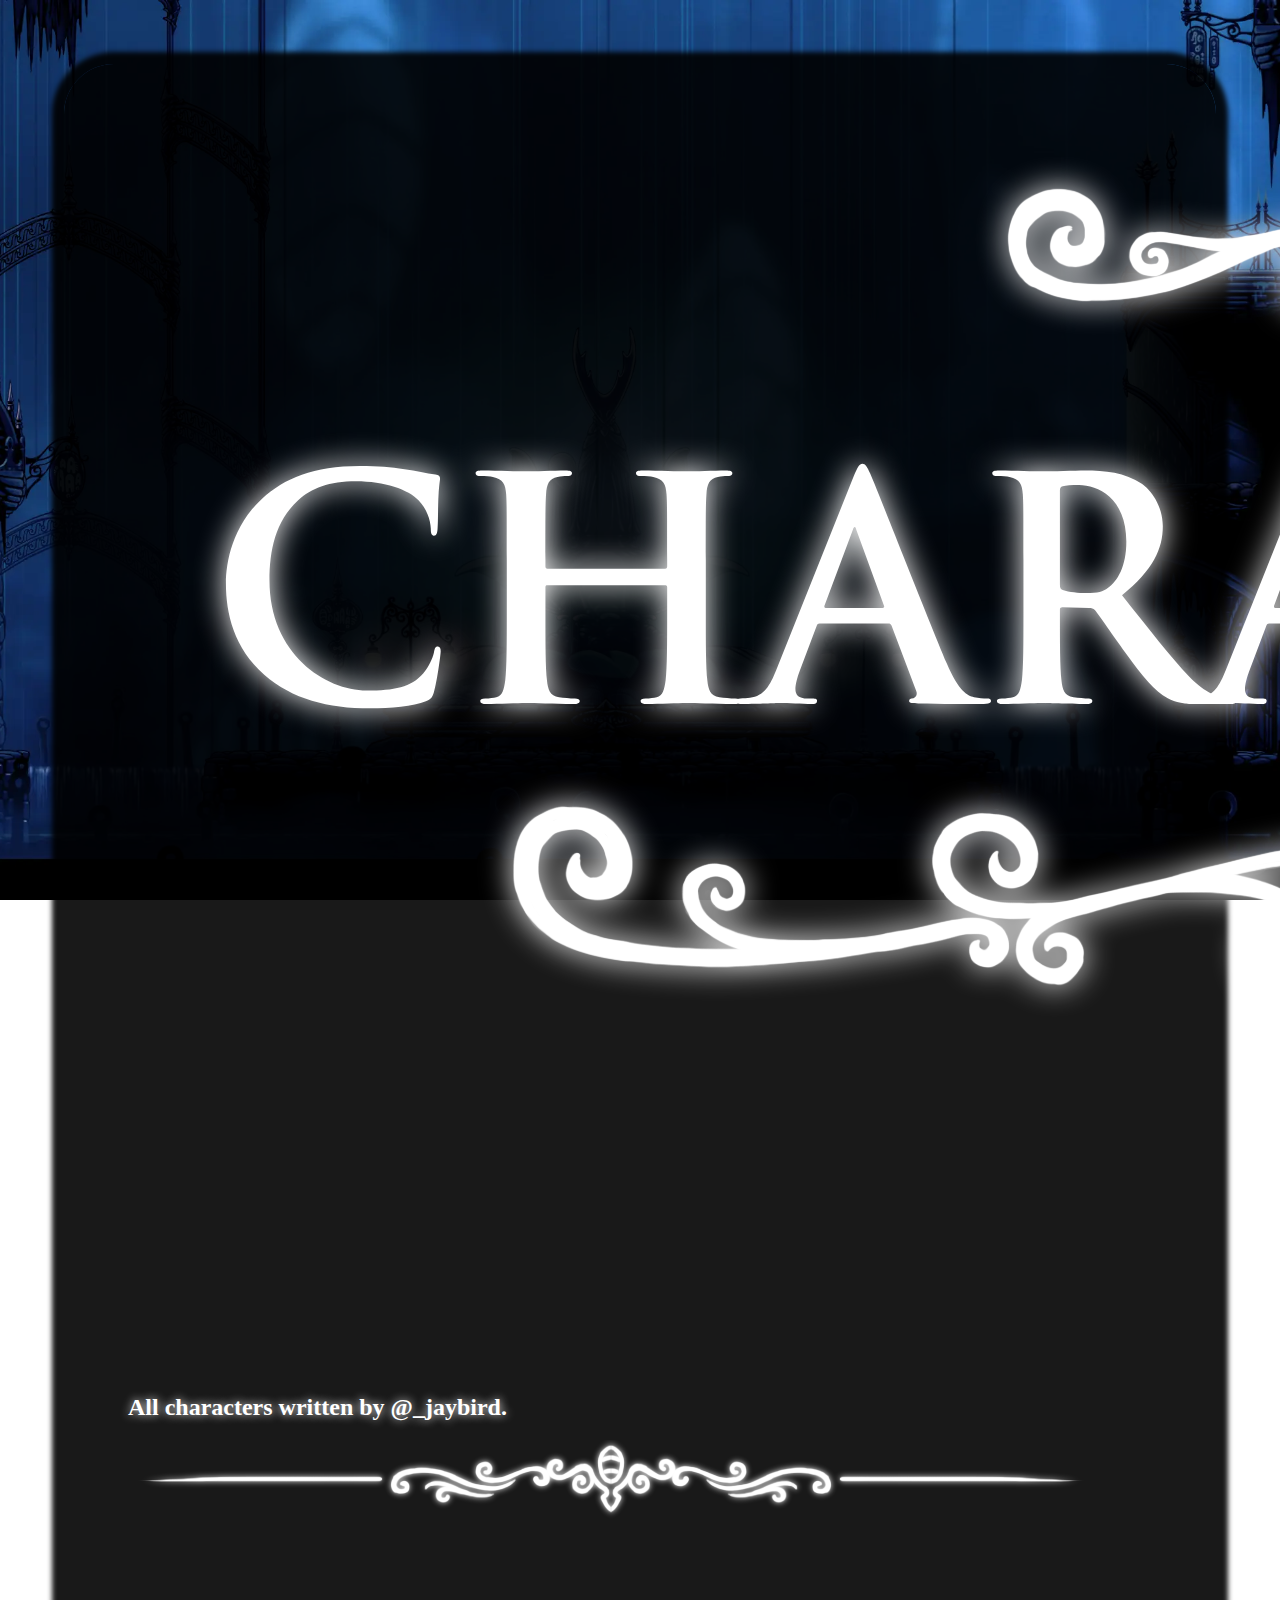
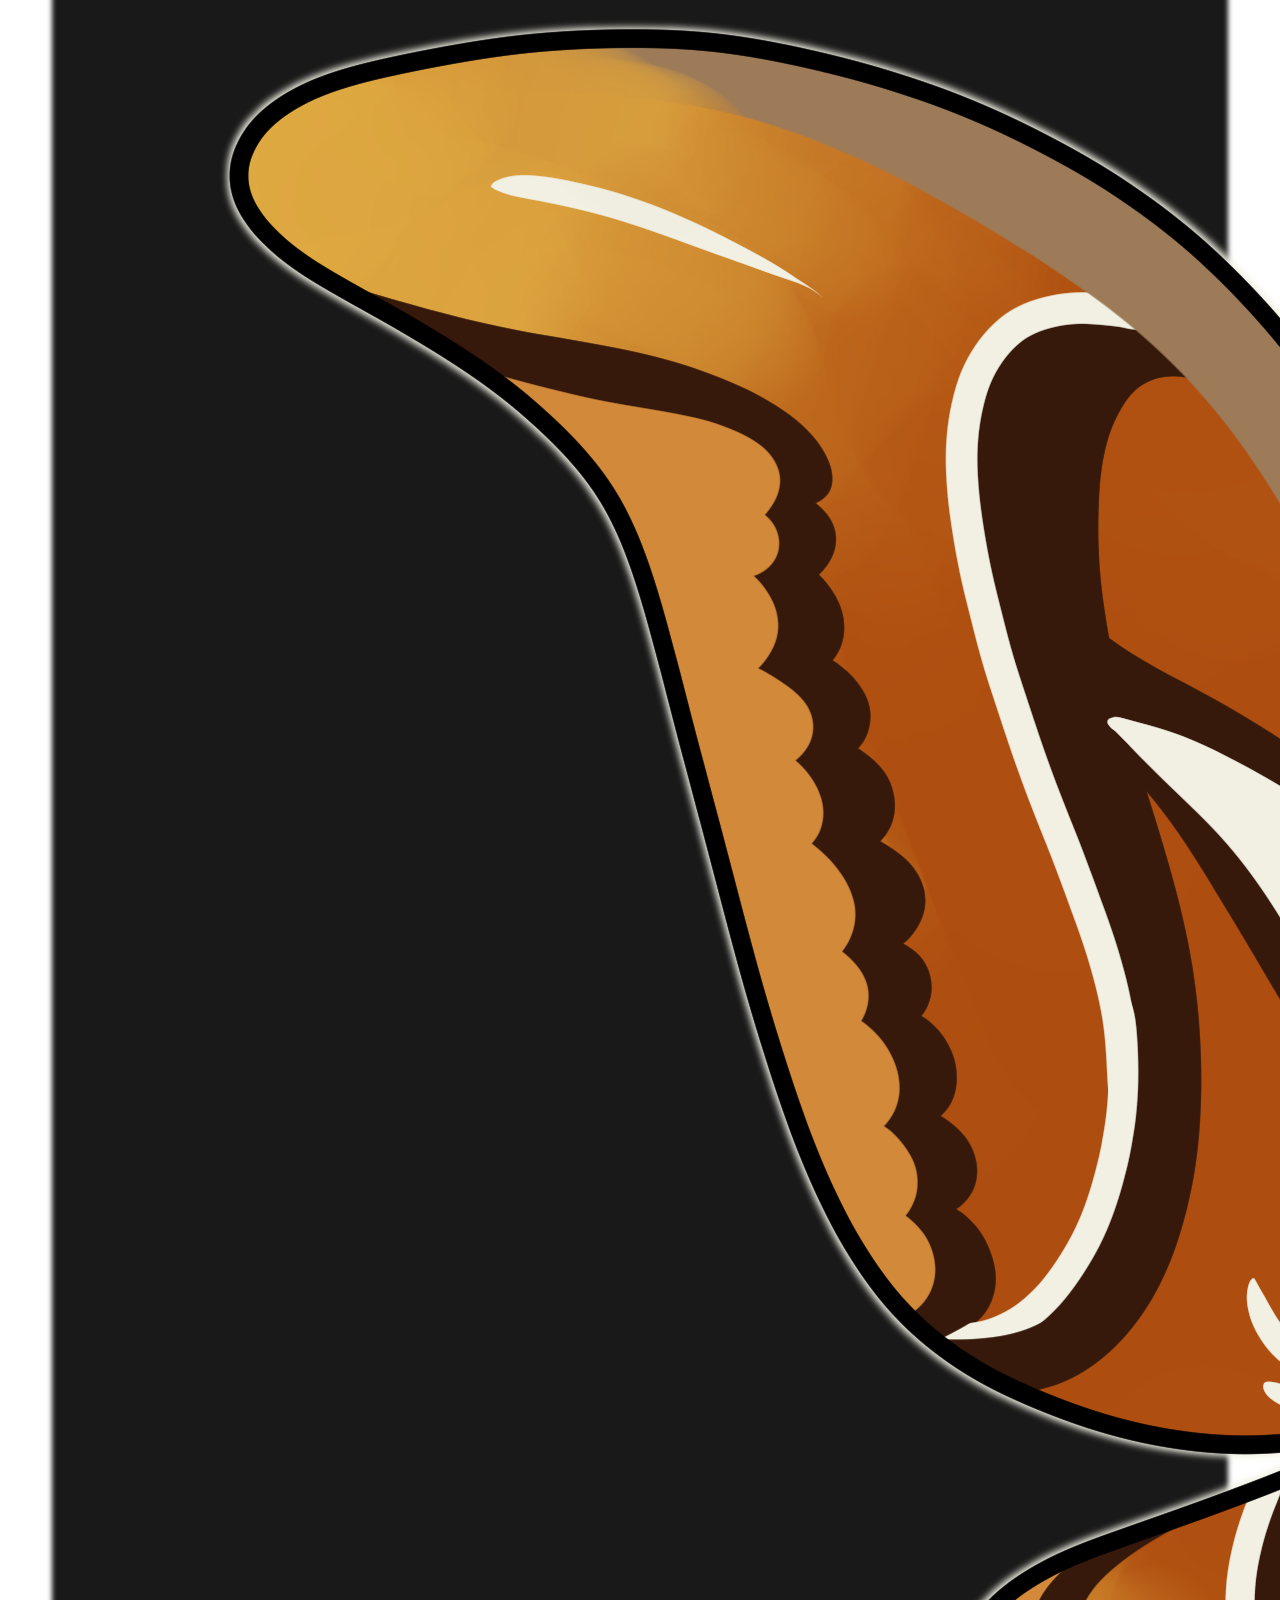
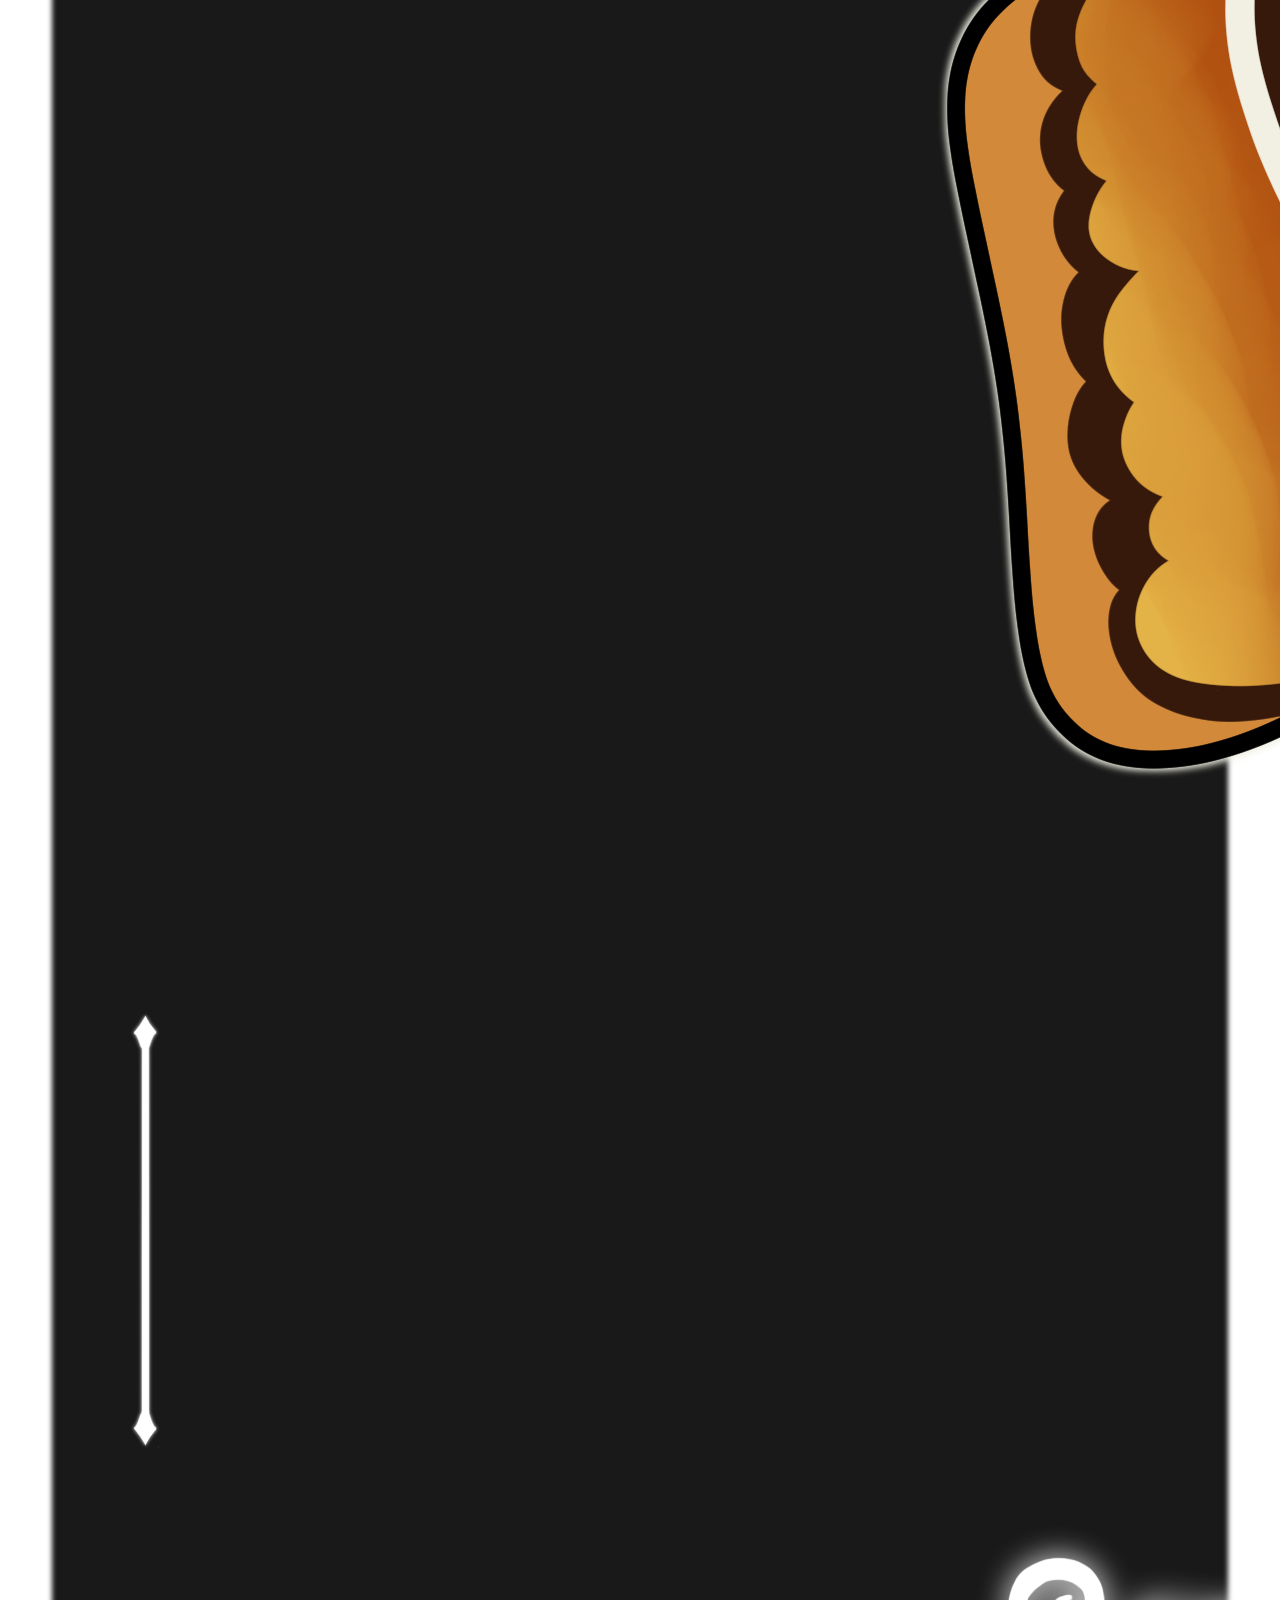
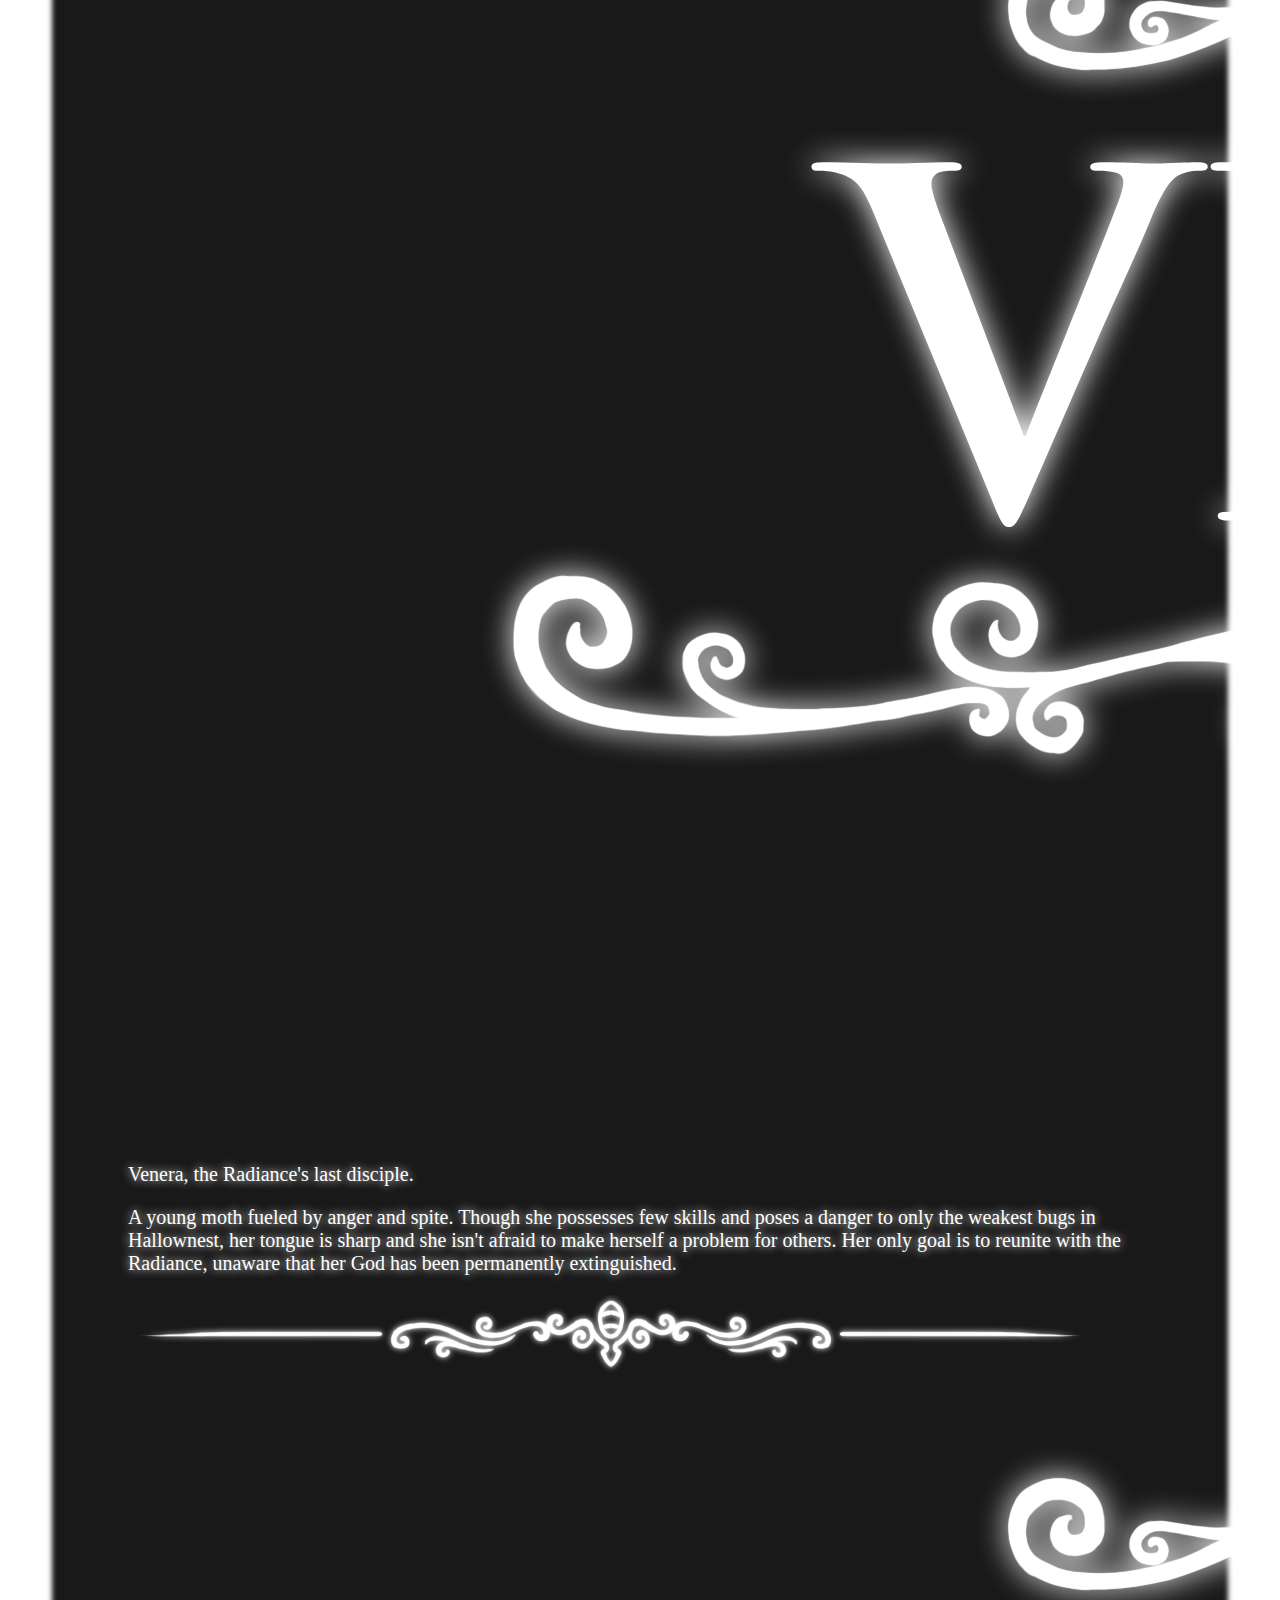
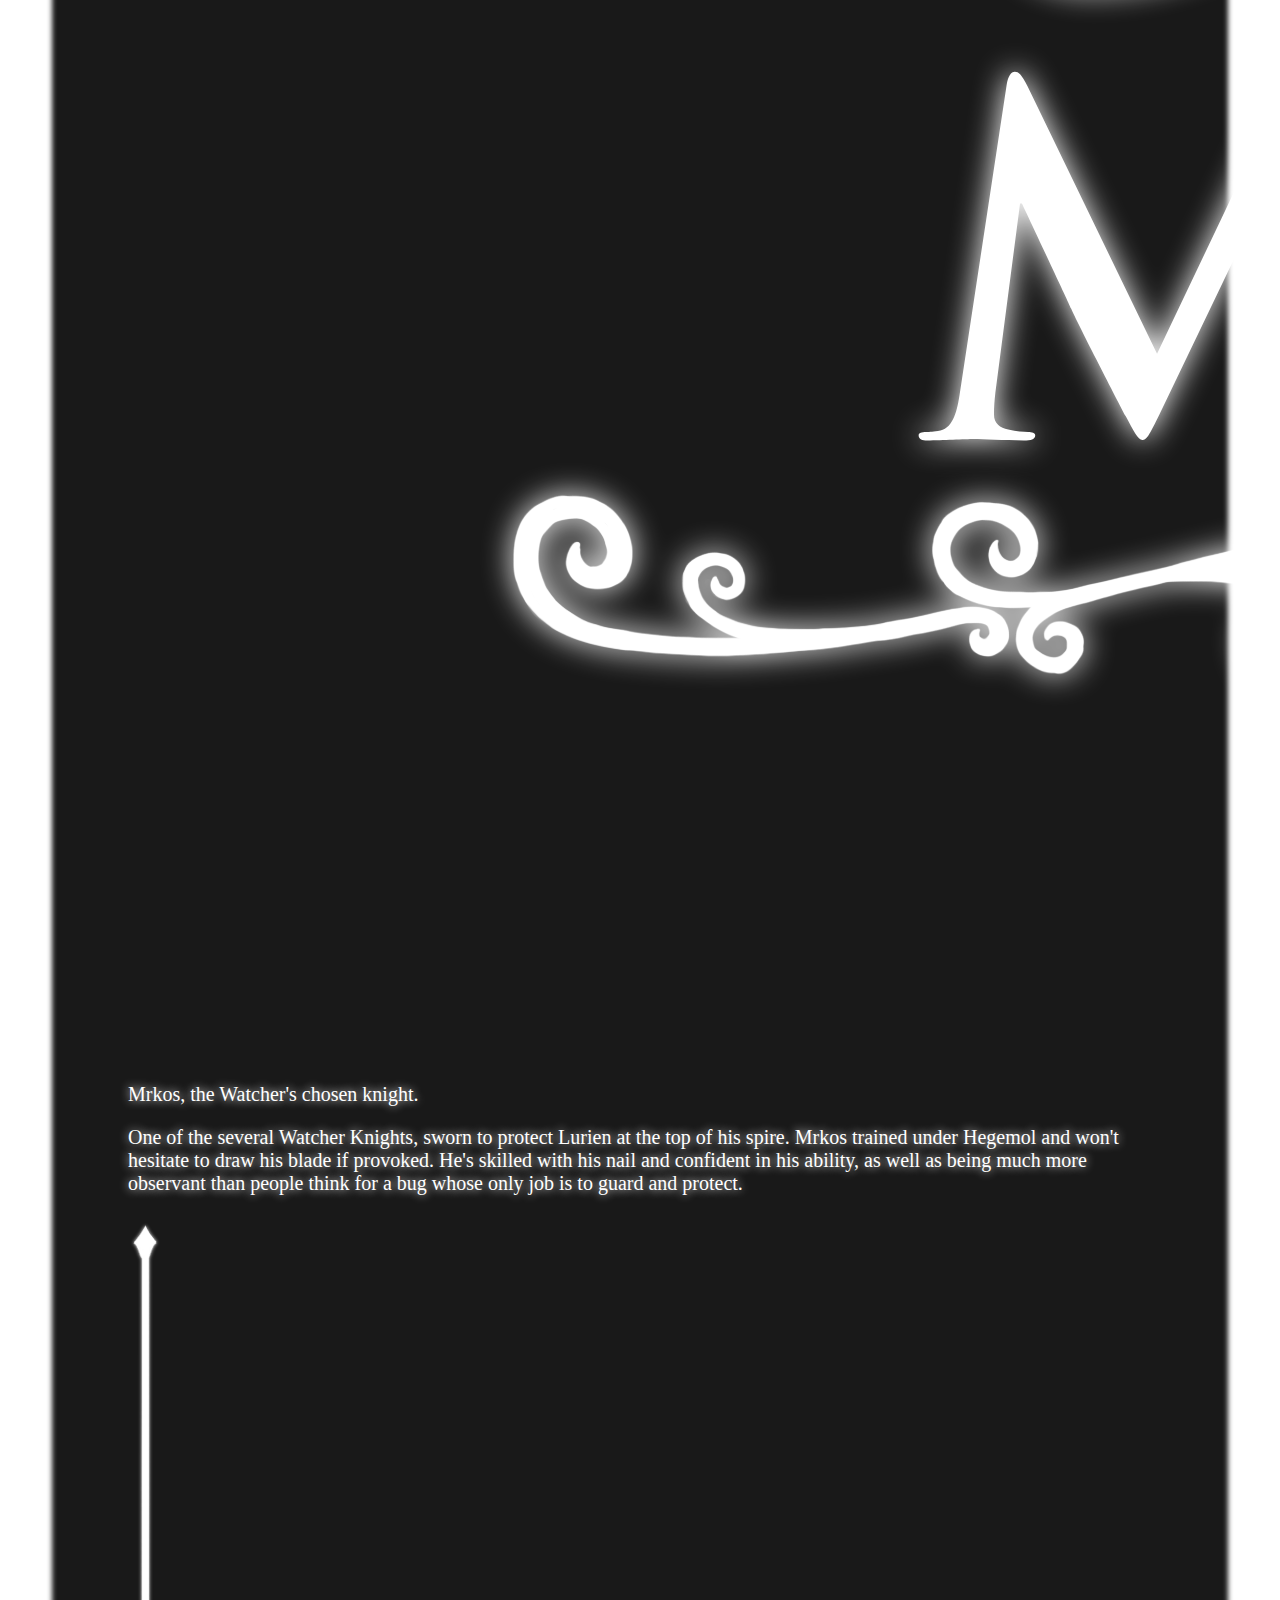
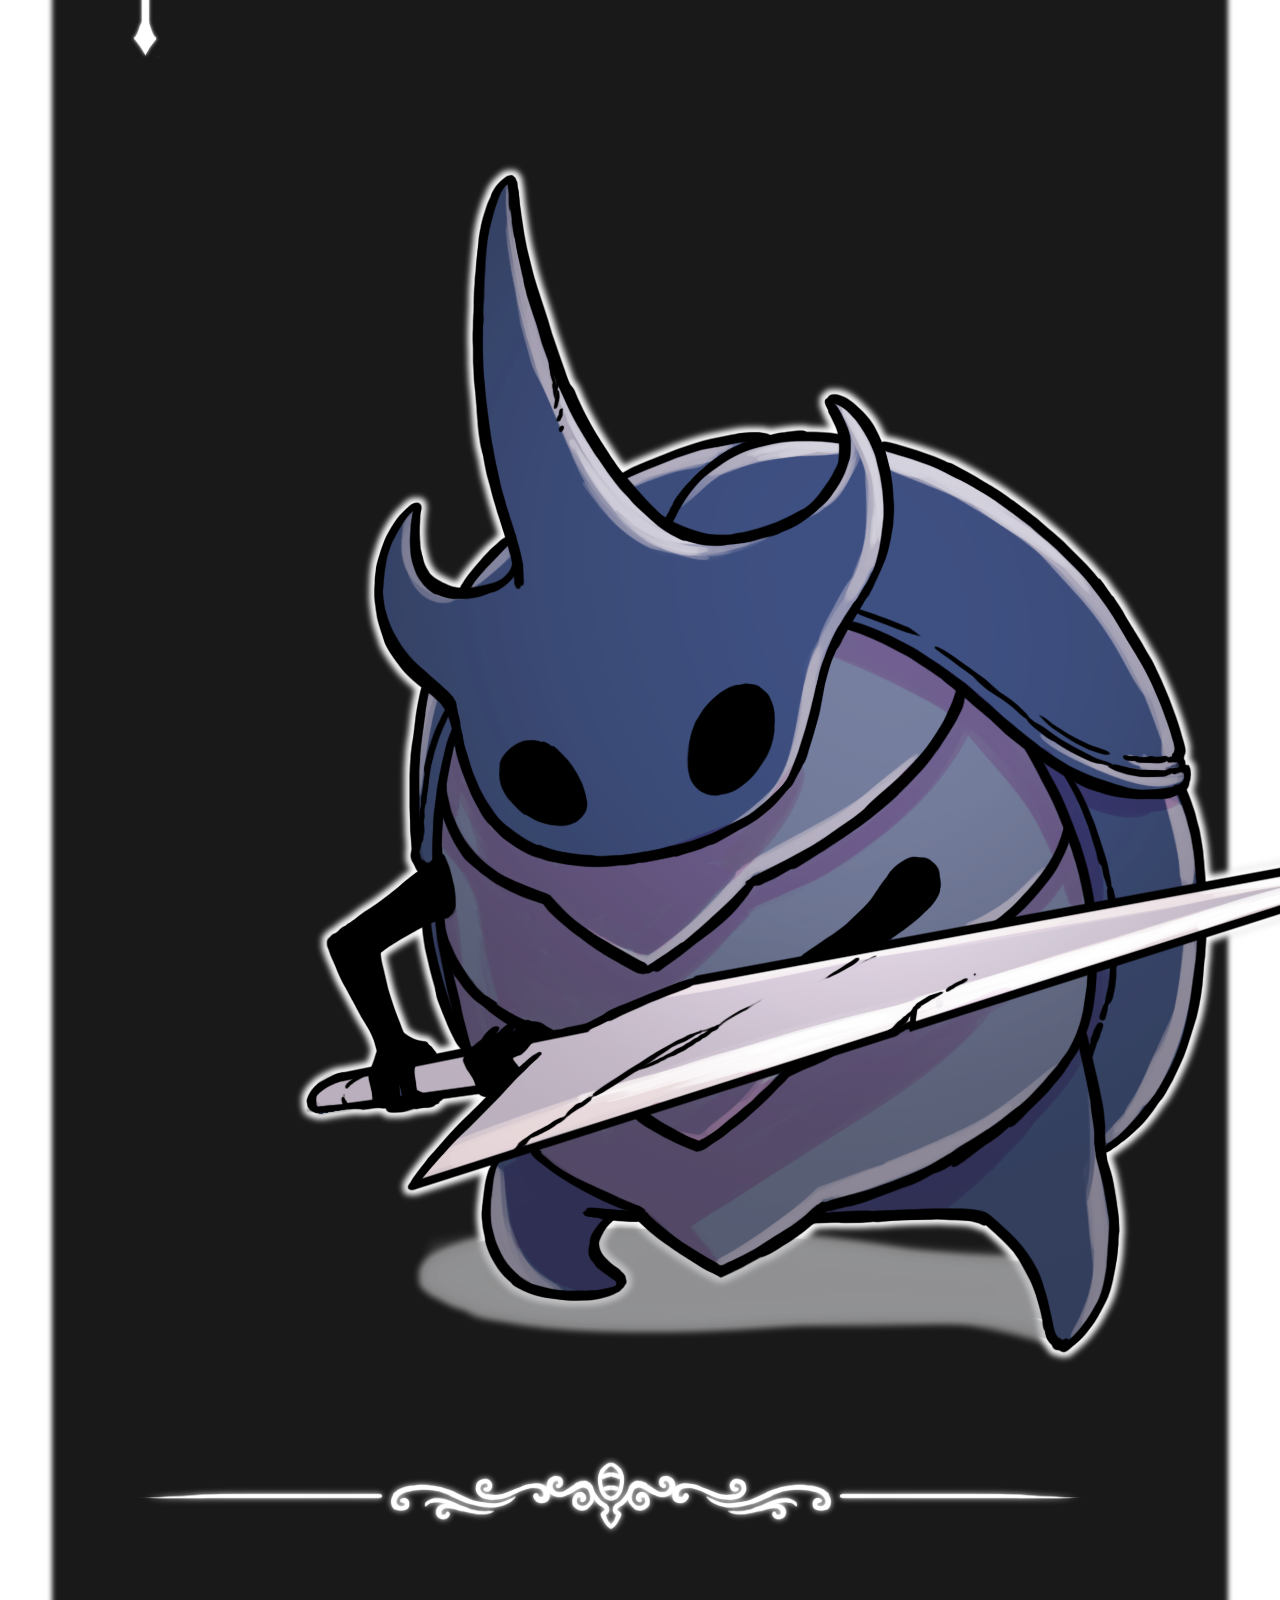
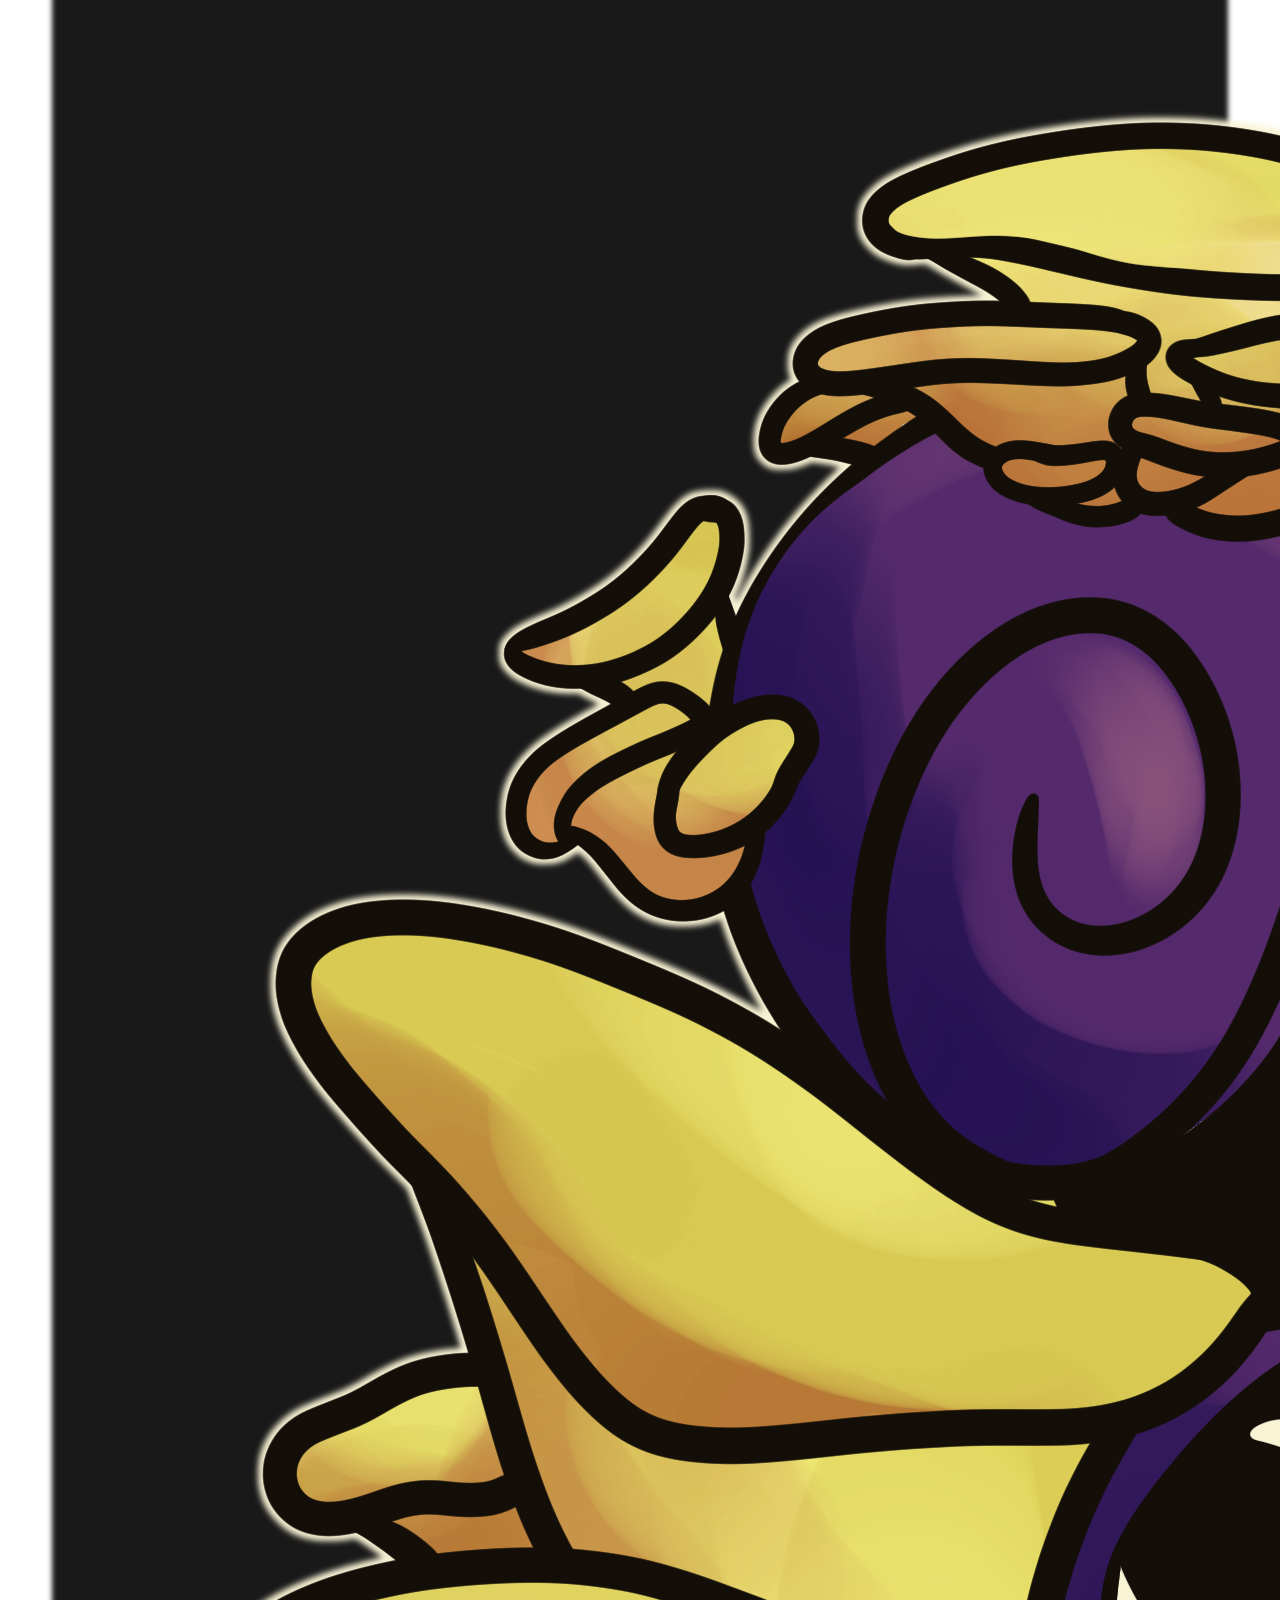
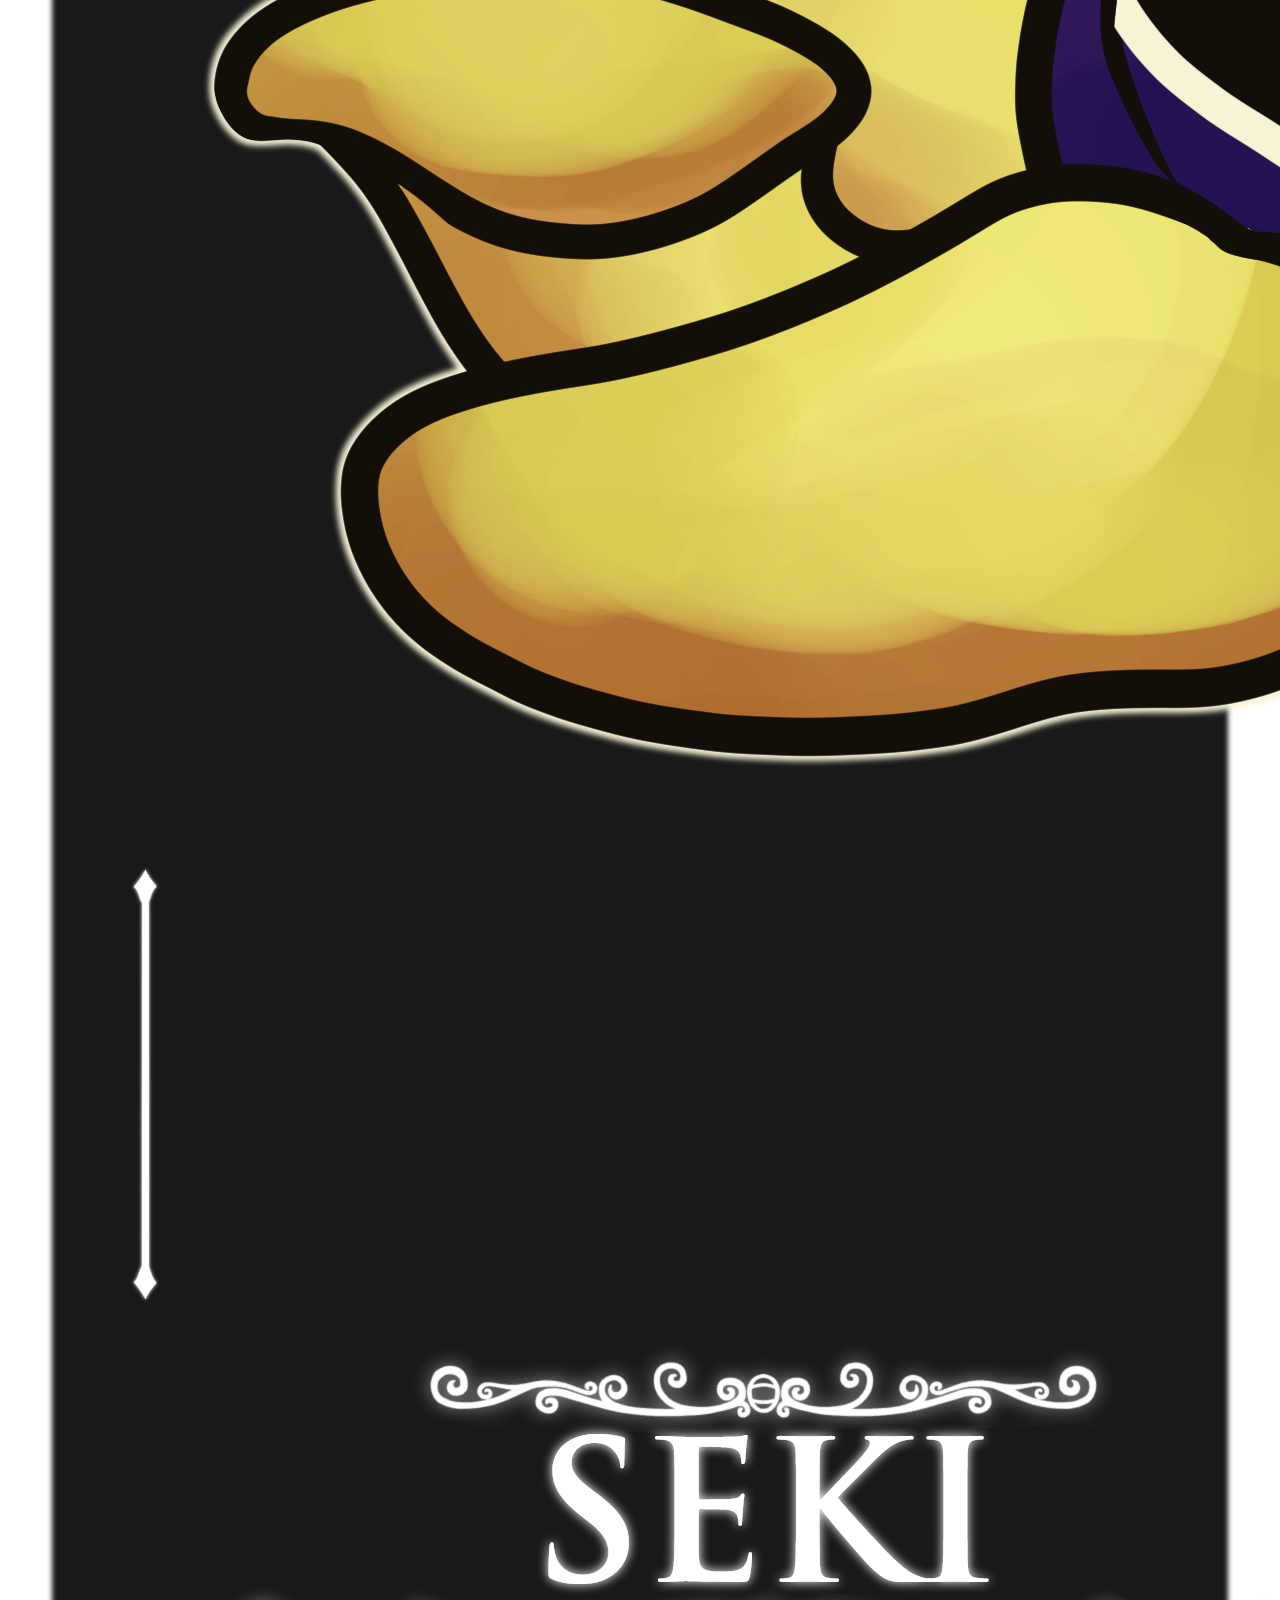
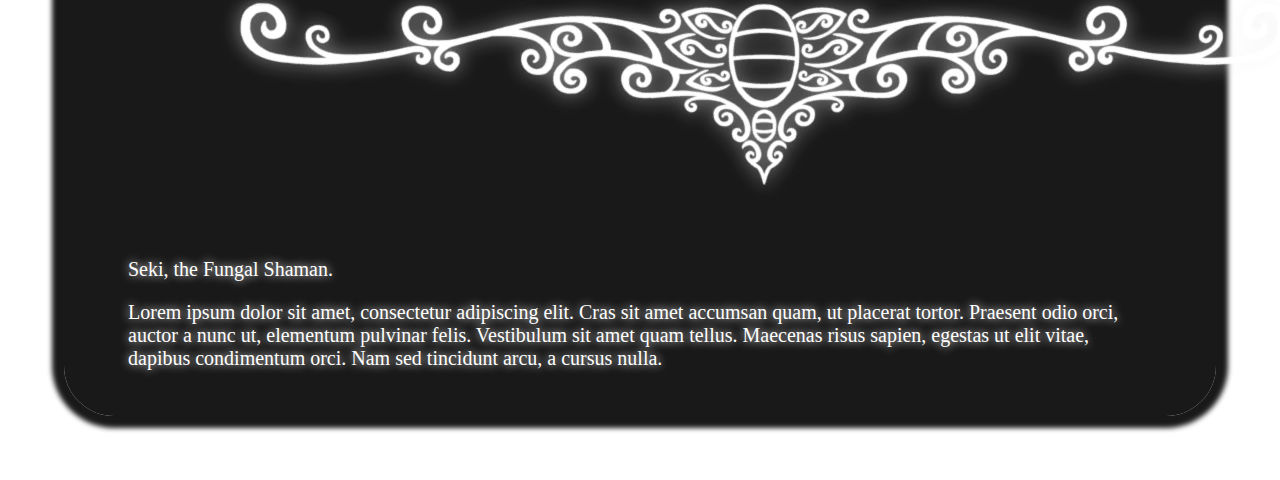
<file: index.html>
<!DOCTYPE html>
<html lang="en">
<head>
    <meta charset="UTF-8">
    <meta name="viewport" content="width=device-width, initial-scale=1.0">
    <title>Character Index</title>
    <link href="style.css" rel="stylesheet">
</head>
<body>
    <div class="container">
        <img src="./images/characterindex.png" class="indextitle">
        <h2 class="subtitle">All characters written by @_jaybird.</h2>

        <img class="divider" src="./images/fleur.png">

        <div class="character">
            <div class="chardiv">
                <a href="venera/venera.html"><img src="./images/venera2.png" class="charimg"></a>
            </div>

            <img src="./images/backboardvert.png" class="vertdiv">

            <div class="chardiv">
                <a href="venera/venera.html">
                    <img src="./images/title.png" class="chartitle">
                </a>
                <p>Venera, the Radiance's last disciple.</p>
                <p>A young moth fueled by anger and spite. Though she possesses few skills and poses a danger to only the weakest bugs in Hallownest, her tongue is sharp and she isn't afraid to make herself a problem for others. Her only goal is to reunite with the Radiance, unaware that her God has been permanently extinguished.</p>
            </div>
        </div>

        <img class="divider" src="./images/fleur.png">

        <div class="character">
            <div class="chardiv">
                <a href="mrkos/mrkos.html">
                    <img src="./images/mrkostitle.png" class="chartitle">
                </a>
                <p>Mrkos, the Watcher's chosen knight.</p>
                <p>One of the several Watcher Knights, sworn to protect Lurien at the top of his spire. Mrkos trained under Hegemol and won't hesitate to draw his blade if provoked. He's skilled with his nail and confident in his ability, as well as being much more observant than people think for a bug whose only job is to guard and protect.</p>
            </div>

            <img src="./images/backboardvert.png" class="vertdiv">
                
            <div class="chardiv">
                <a href="mrkos/mrkos.html"><img src="./images/mrkoshkart.png" class="charimg"></a>
            </div>
        </div>

        <img class="divider" src="./images/fleur.png">

        <div class="character">
            <div class="chardiv">
                <a href="seki/seki.html"><img src="./images/sekishroom.png" class="charimg"></a>
            </div>

            <img src="./images/backboardvert.png" class="vertdiv">

            <div class="chardiv">
                <a href="seki/seki.html">
                    <img src="./images/sekititle.png" class="chartitle">
                </a>
                <p>Seki, the Fungal Shaman.</p>
                <p>Lorem ipsum dolor sit amet, consectetur adipiscing elit. Cras sit amet accumsan quam, ut placerat tortor. Praesent odio orci, auctor a nunc ut, elementum pulvinar felis. Vestibulum sit amet quam tellus. Maecenas risus sapien, egestas ut elit vitae, dapibus condimentum orci. Nam sed tincidunt arcu, a cursus nulla.</p>
            </div>
        </div>
    </div>
</body>
</html>
</file>
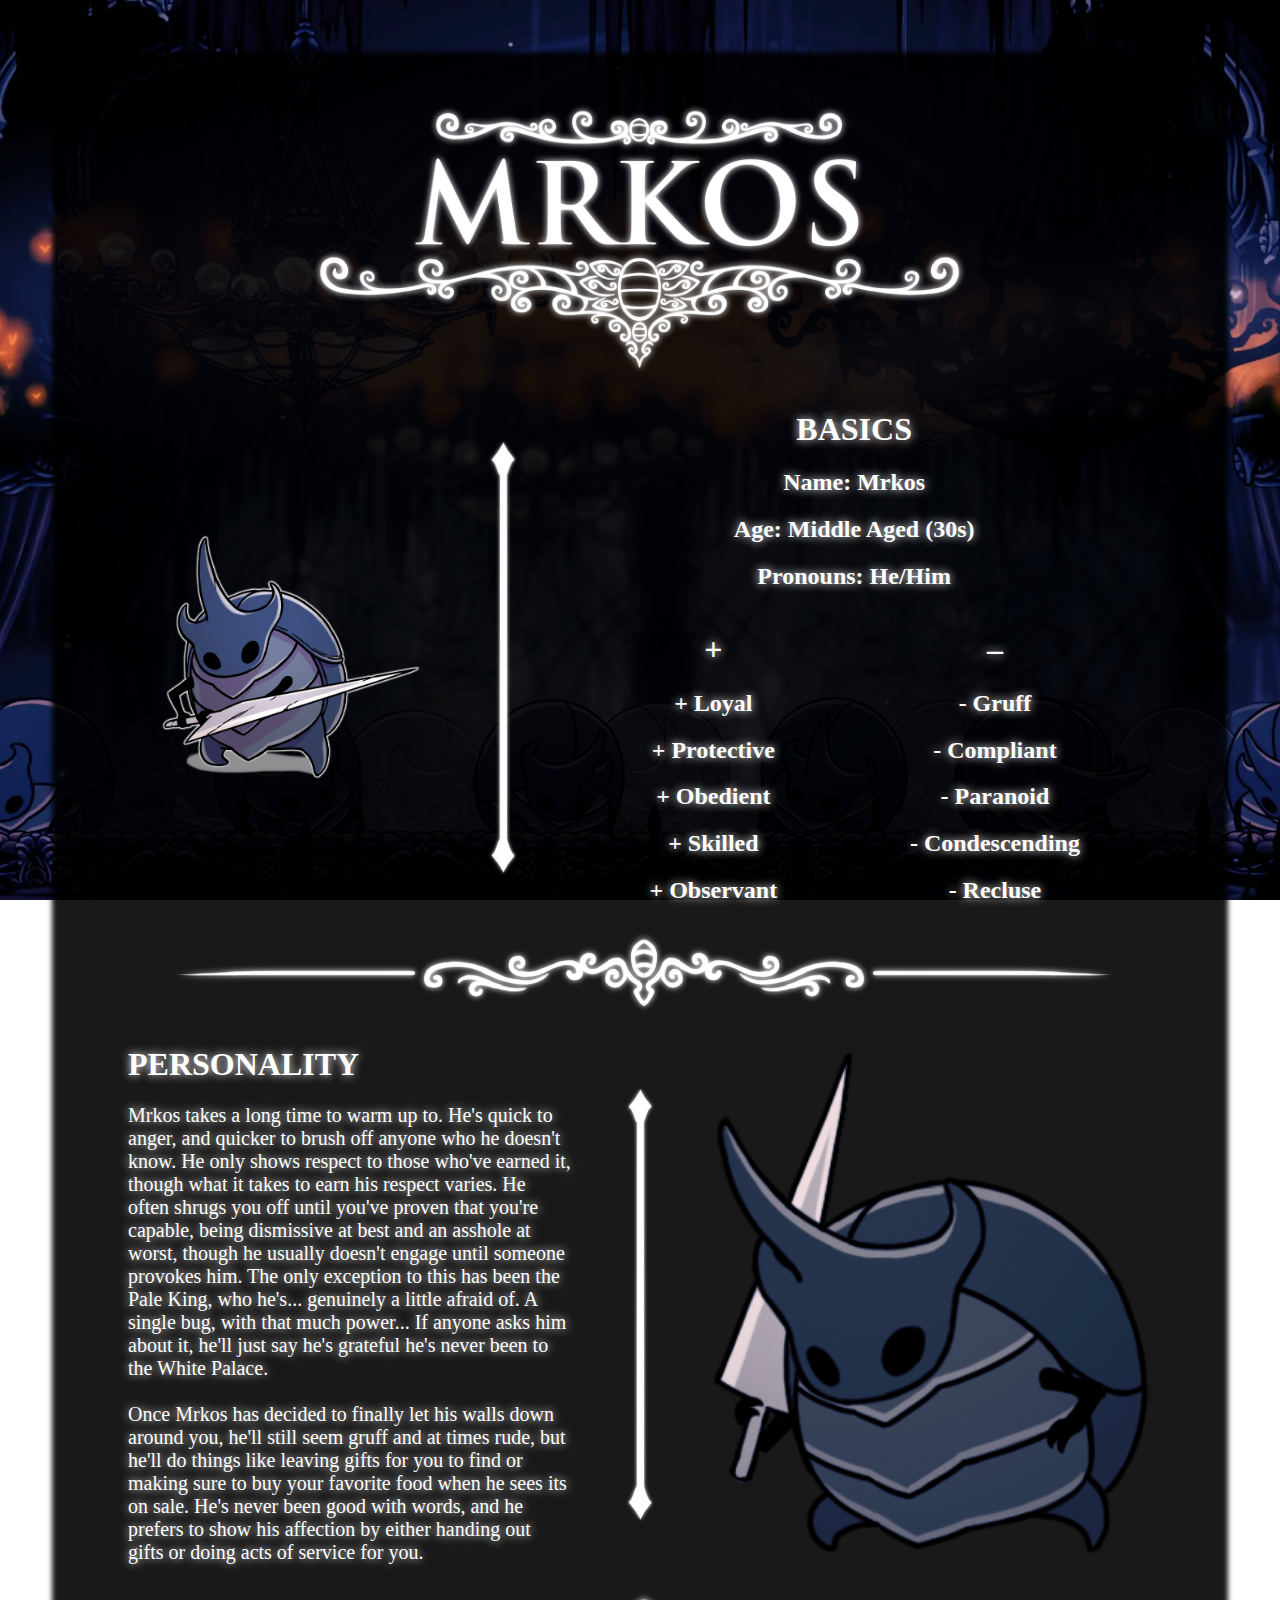
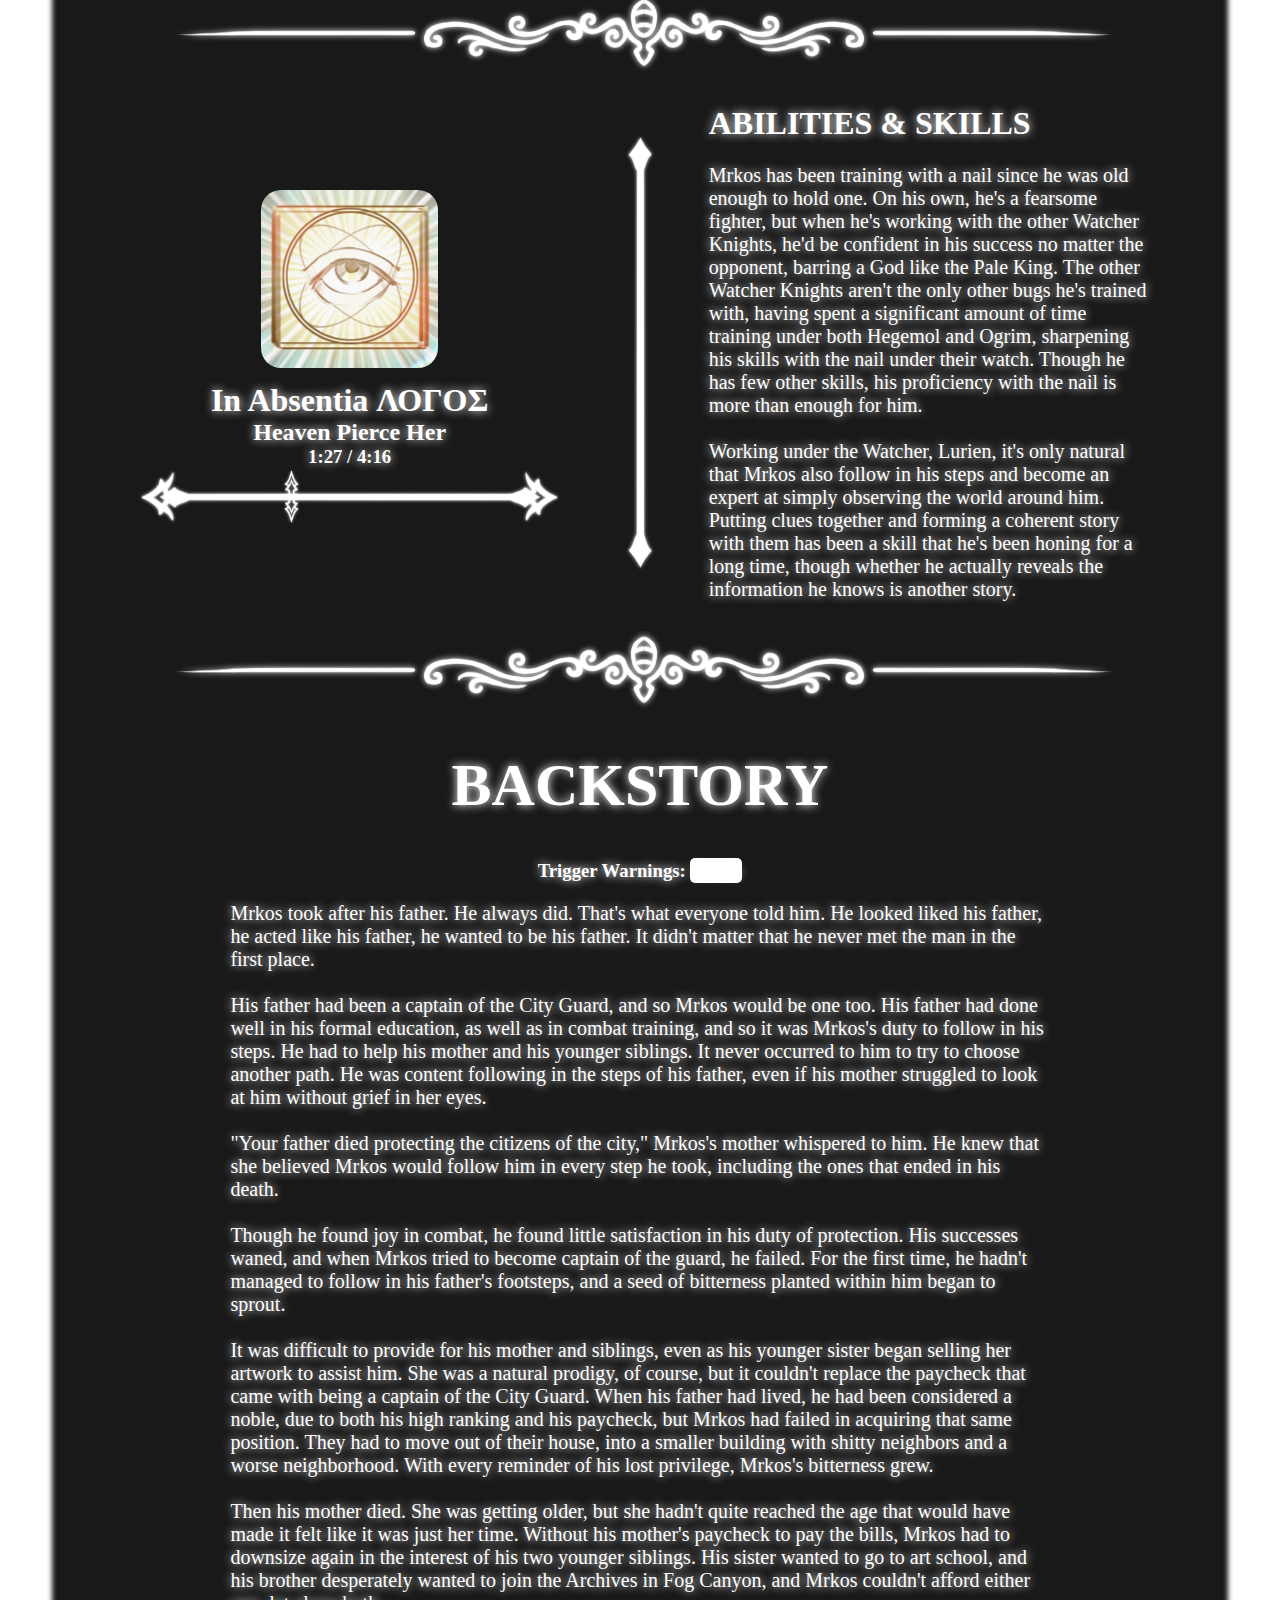
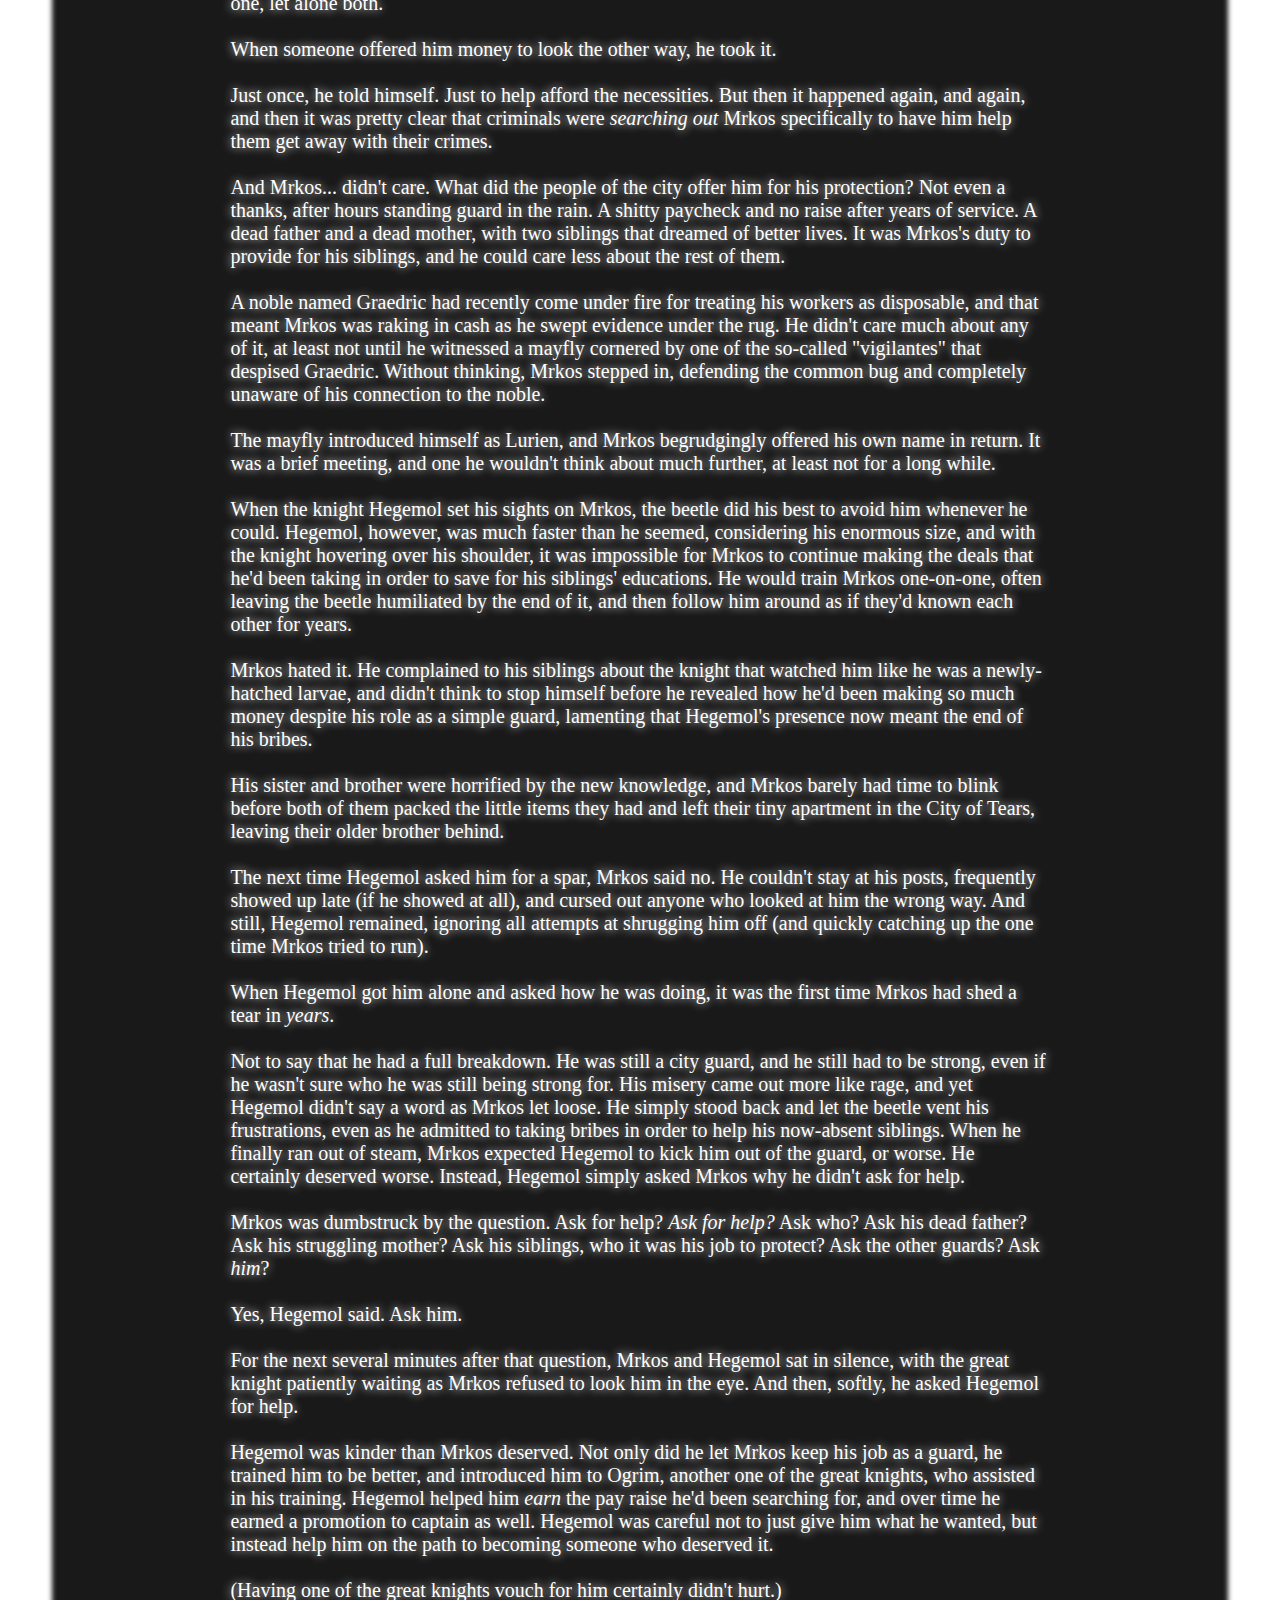
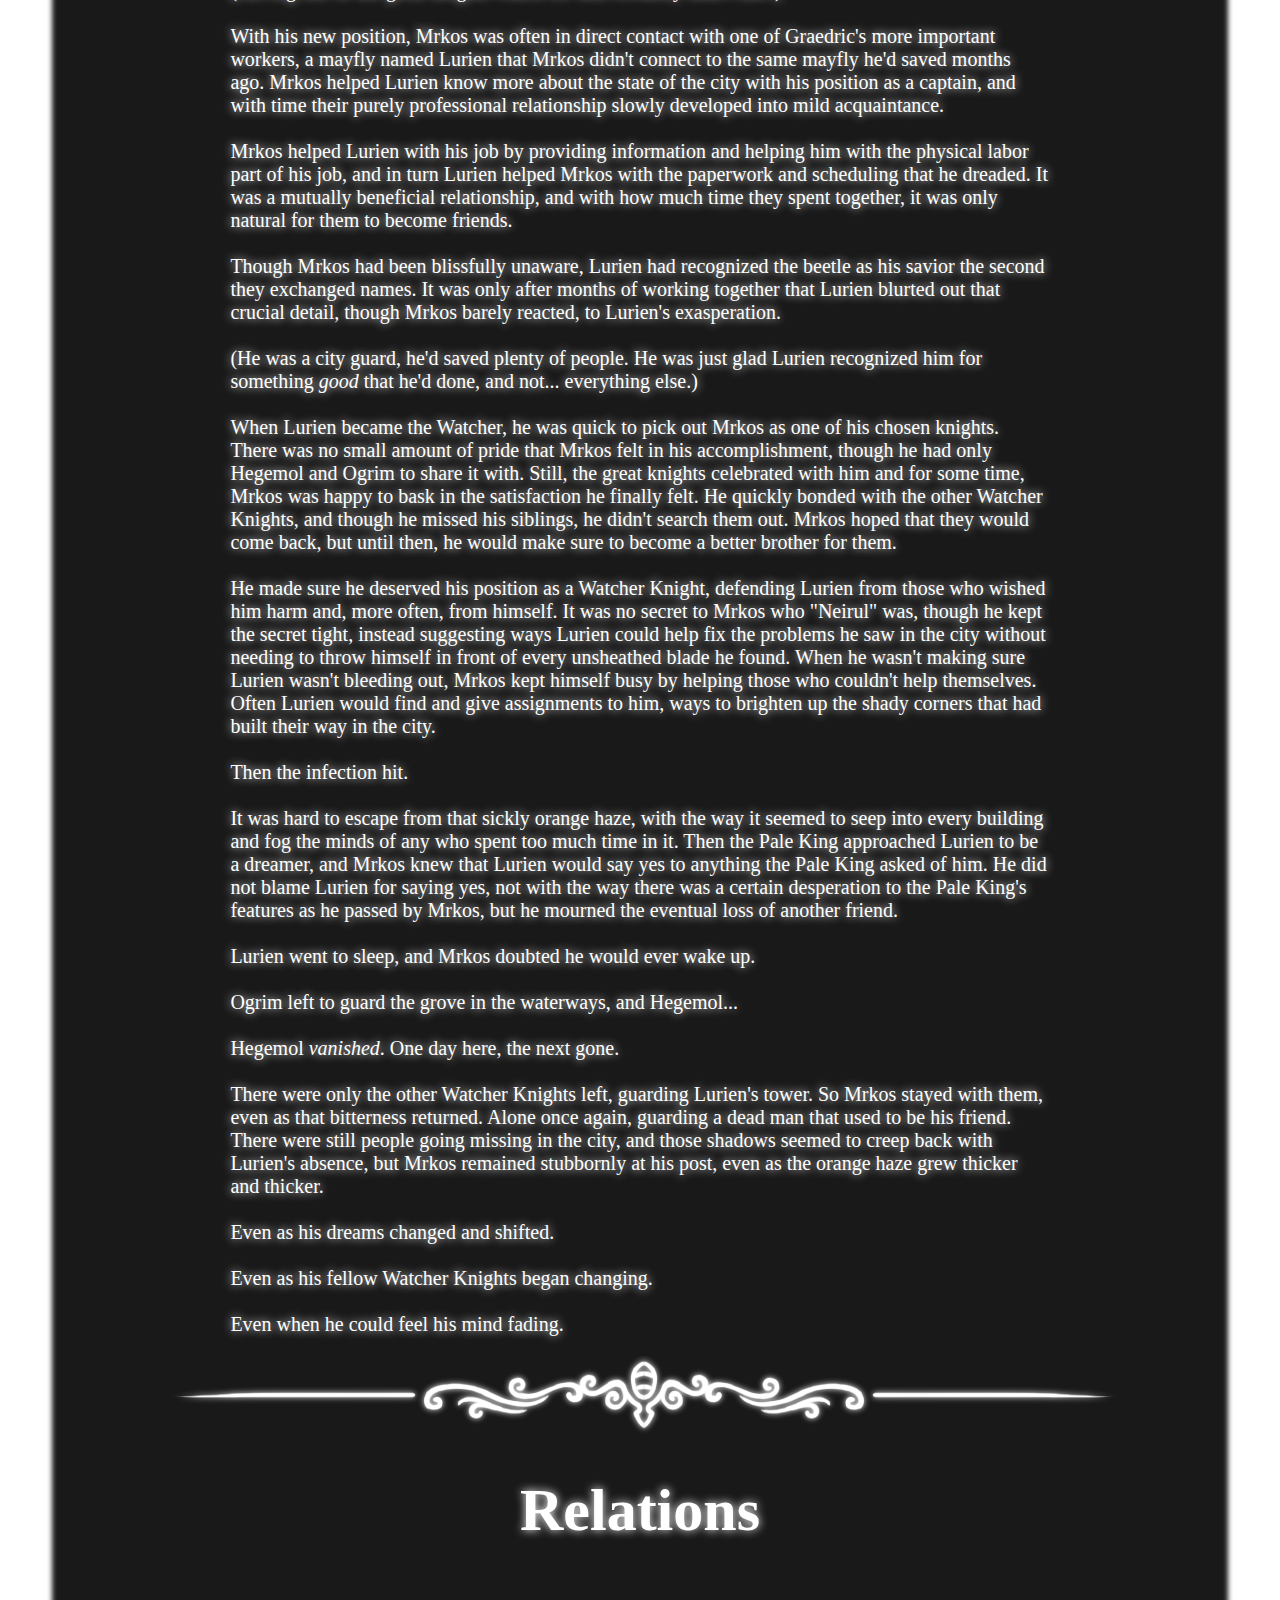
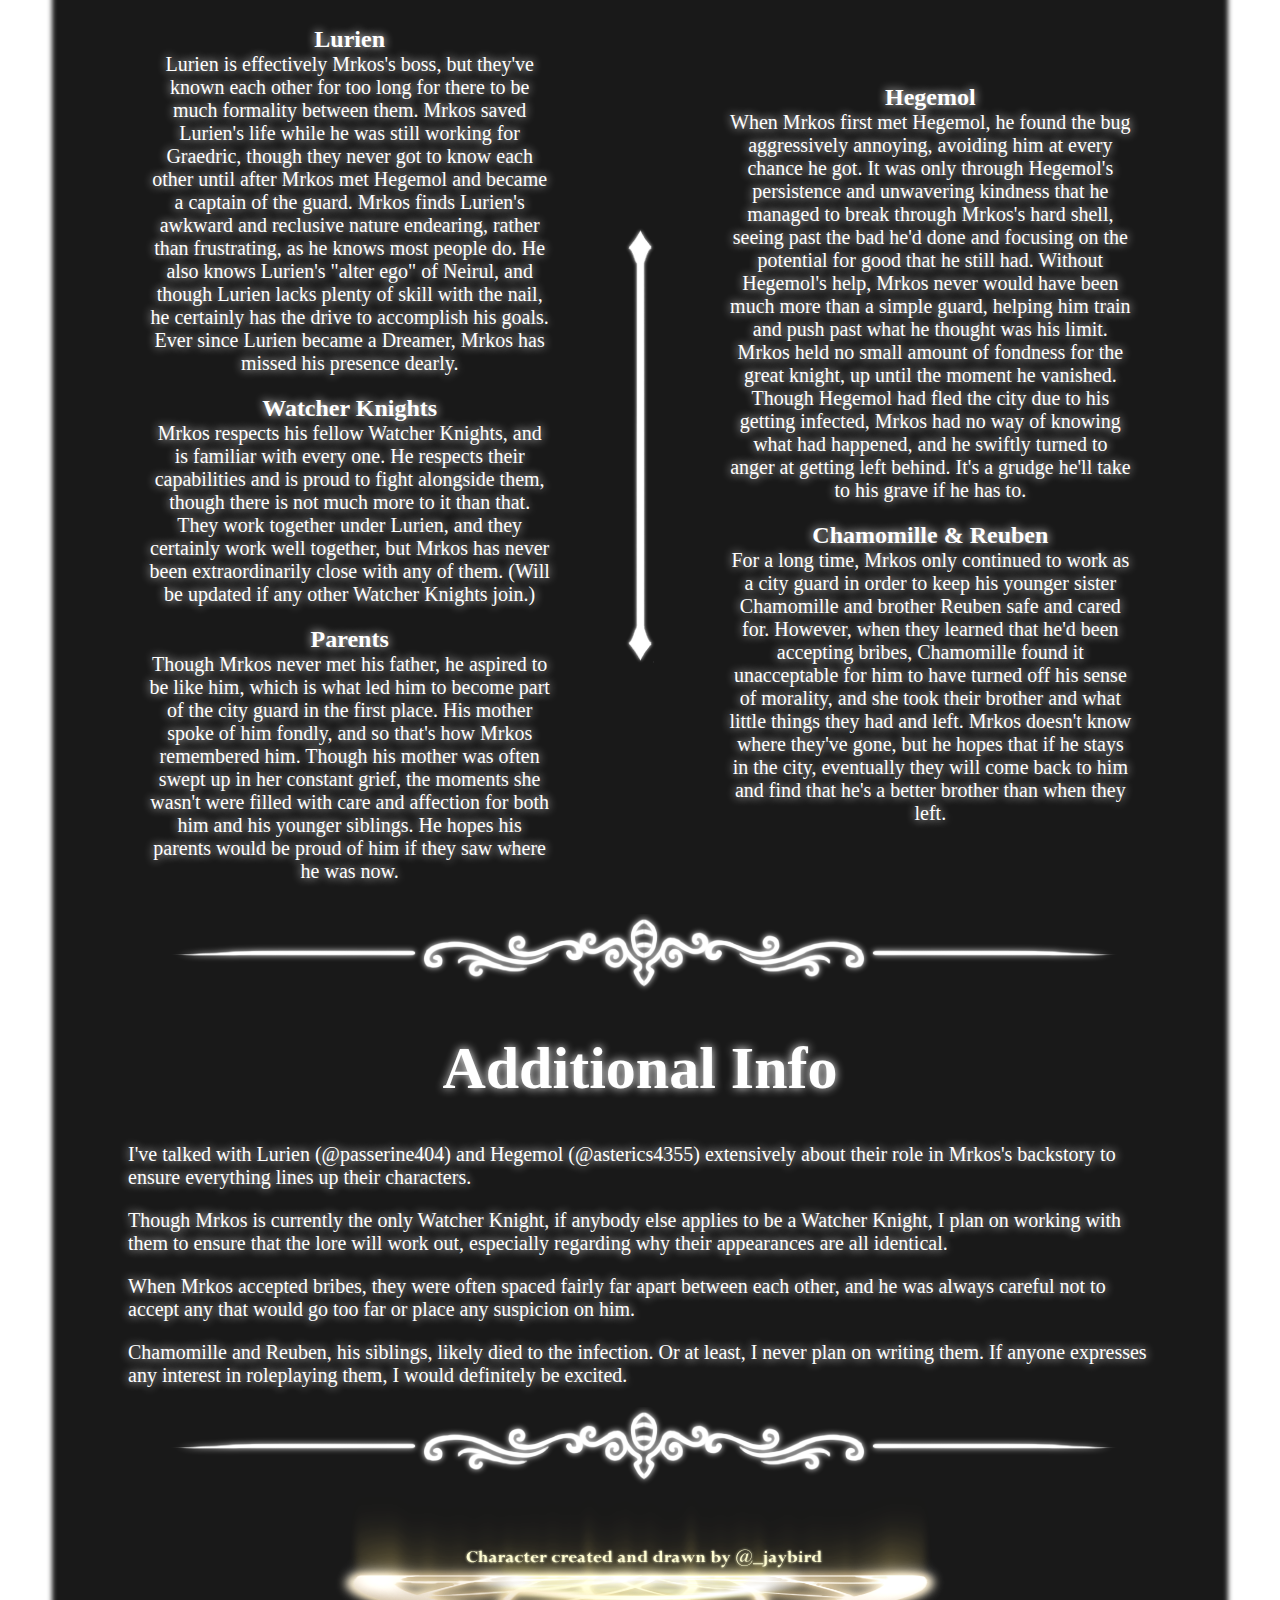
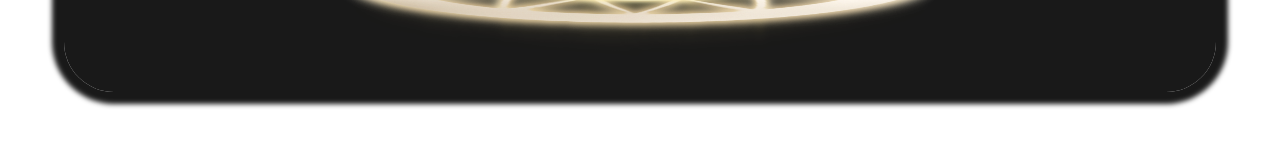
<file: mrkos/mrkos.html>
<!DOCTYPE html>
<html lang="en">
<head>
    <meta charset="UTF-8">
    <meta name="viewport" content="width=device-width, initial-scale=1.0">
    <title>Mrkos</title>
    <link href="style.css" rel="stylesheet">
</head>
<body>
    <div class="container">
        <div class="container2">
            <div class="title">
                <img src="../images/mrkostitle.png" alt="Mrkos Titlecard" class="titleimg">
            </div>
            <!-- <div class="divider">
                <img src="./backboard.png" class="divimg">
            </div> -->

            <div class="basics">
                <img src="../images/mrkoshkart.png" alt="A drawing of Mrkos, one of the Watcher Knights, holding his nail." class="venimg1">
                <img src="../images/backboardvert.png" class="vertdiv">
                <div class="basicstxt">
                    <h1>BASICS</h1>
                    <h2>Name: Mrkos</h2>
                    <h2>Age: Middle Aged (30s)</h2>
                    <h2>Pronouns: He/Him</h2>
                    <div class="traits">
                        <div class="post">
                            <h1>+</h1>
                            <h2>+ Loyal</h2>
                            <h2>+ Protective</h2>
                            <h2>+ Obedient</h2>
                            <h2>+ Skilled</h2>
                            <h2>+ Observant</h2>
                        </div>
                        <div class="negt">
                            <h1>–</h1>
                            <h2>- Gruff</h2>
                            <h2>- Compliant</h2>
                            <h2>- Paranoid</h2>
                            <h2>- Condescending</h2>
                            <h2>- Recluse</h2>
                        </div>
                    </div>
                </div>
            </div>

            <img class="divider" src="../images/fleur.png">

            <div class="personality">
                <div class="perstxt">
                    <h1>PERSONALITY</h1>
                    <p>
                        Mrkos takes a long time to warm up to. He's quick to anger, and quicker to brush off anyone who he doesn't know. He only shows respect to those who've earned it, though what it takes to earn his respect varies. He often shrugs you off until you've proven that you're capable, being dismissive at best and an asshole at worst, though he usually doesn't engage until someone provokes him. The only exception to this has been the Pale King, who he's... genuinely a little afraid of. A single bug, with that much power... If anyone asks him about it, he'll just say he's grateful he's never been to the White Palace. 

                        <br><br>

                        Once Mrkos has decided to finally let his walls down around you, he'll still seem gruff and at times rude, but he'll do things like leaving gifts for you to find or making sure to buy your favorite food when he sees its on sale. He's never been good with words, and he prefers to show his affection by either handing out gifts or doing acts of service for you.
                    </p>
                </div>
                <img src="../images/backboardvert.png" class="vertdiv">
                
                <div class="persimg">
                    <img src="../images/mrkos2.png" class="venimg3" alt="Another drawing of Mrkos, this time with his wings splayed out.">
                </div>
            </div>

            <img class="divider" src="../images/fleur.png">

            <div class="skills">
                <div class="music">
                    <a href="https://youtu.be/DLIBgKc3JtY" target="_blank">
                        <img src="../images/inabsentia.jpg" class="album">
                    </a>
                    <h1 class="mtxt">In Absentia ΛΟΓΟΣ</h1>
                    <h2 class="mtxt">Heaven Pierce Her</h2>
                    <h3 class="mtxt">1:27 / 4:16</h3>
                    <div class="player">
                        <img src="../images/musicplayer.png" class="mp">
                    </div>
                </div>

                <img src="../images/backboardvert.png" class="vertdiv">

                <div class="skillstxt">
                    <h1>ABILITIES & SKILLS</h1>
                    <p>
                        Mrkos has been training with a nail since he was old enough to hold one. On his own, he's a fearsome fighter, but when he's working with the other Watcher Knights, he'd be confident in his success no matter the opponent, barring a God like the Pale King. The other Watcher Knights aren't the only other bugs he's trained with, having spent a significant amount of time training under both Hegemol and Ogrim, sharpening his skills with the nail under their watch. Though he has few other skills, his proficiency with the nail is more than enough for him.

                        <br><br>

                        Working under the Watcher, Lurien, it's only natural that Mrkos also follow in his steps and become an expert at simply observing the world around him. Putting clues together and forming a coherent story with them has been a skill that he's been honing for a long time, though whether he actually reveals the information he knows is another story.
                    </p>
                </div>
            </div>

            <img class="divider" src="../images/fleur.png">

            <div class="backstory">
                <h1 class="bstitle">BACKSTORY</h1>
                <h3 style="text-align:center;">Trigger Warnings: <span class="spoiler">Death</span></h3>
                <p>
                    Mrkos took after his father. He always did. That's what everyone told him. He looked liked his father, he acted like his father, he wanted to be his father. It didn't matter that he never met the man in the first place. 

                    <br><br>

                    His father had been a captain of the City Guard, and so Mrkos would be one too. His father had done well in his formal education, as well as in combat training, and so it was Mrkos's duty to follow in his steps. He had to help his mother and his younger siblings. It never occurred to him to try to choose another path. He was content following in the steps of his father, even if his mother struggled to look at him without grief in her eyes.

                    <br><br>

                    "Your father died protecting the citizens of the city," Mrkos's mother whispered to him. He knew that she believed Mrkos would follow him in every step he took, including the ones that ended in his death. 

                    <br><br>

                    Though he found joy in combat, he found little satisfaction in his duty of protection. His successes waned, and when Mrkos tried to become captain of the guard, he failed. For the first time, he hadn't managed to follow in his father's footsteps, and a seed of bitterness planted within him began to sprout.

                    <br><br>

                    It was difficult to provide for his mother and siblings, even as his younger sister began selling her artwork to assist him. She was a natural prodigy, of course, but it couldn't replace the paycheck that came with being a captain of the City Guard. When his father had lived, he had been considered a noble, due to both his high ranking and his paycheck, but Mrkos had failed in acquiring that same position. They had to move out of their house, into a smaller building with shitty neighbors and a worse neighborhood. With every reminder of his lost privilege, Mrkos's bitterness grew. 

                    <br><br>

                    Then his mother died. She was getting older, but she hadn't quite reached the age that would have made it felt like it was just her time. Without his mother's paycheck to pay the bills, Mrkos had to downsize again in the interest of his two younger siblings. His sister wanted to go to art school, and his brother desperately wanted to join the Archives in Fog Canyon, and Mrkos couldn't afford either one, let alone both.

                    <br><br>

                    When someone offered him money to look the other way, he took it. 

                    <br><br>

                    Just once, he told himself. Just to help afford the necessities. But then it happened again, and again, and then it was pretty clear that criminals were <i>searching out</i> Mrkos specifically to have him help them get away with their crimes.

                    <br><br>

                    And Mrkos... didn't care. What did the people of the city offer him for his protection? Not even a thanks, after hours standing guard in the rain. A shitty paycheck and no raise after years of service. A dead father and a dead mother, with two siblings that dreamed of better lives. It was Mrkos's duty to provide for his siblings, and he could care less about the rest of them.

                    <br><br>

                    A noble named Graedric had recently come under fire for treating his workers as disposable, and that meant Mrkos was raking in cash as he swept evidence under the rug. He didn't care much about any of it, at least not until he witnessed a mayfly cornered by one of the so-called "vigilantes" that despised Graedric. Without thinking, Mrkos stepped in, defending the common bug and completely unaware of his connection to the noble. 

                    <br><br>

                    The mayfly introduced himself as Lurien, and Mrkos begrudgingly offered his own name in return. It was a brief meeting, and one he wouldn't think about much further, at least not for a long while.

                    <br><br>

                    When the knight Hegemol set his sights on Mrkos, the beetle did his best to avoid him whenever he could. Hegemol, however, was much faster than he seemed, considering his enormous size, and with the knight hovering over his shoulder, it was impossible for Mrkos to continue making the deals that he'd been taking in order to save for his siblings' educations. He would train Mrkos one-on-one, often leaving the beetle humiliated by the end of it, and then follow him around as if they'd known each other for years.

                    <br><br>

                    Mrkos hated it. He complained to his siblings about the knight that watched him like he was a newly-hatched larvae, and didn't think to stop himself before he revealed how he'd been making so much money despite his role as a simple guard, lamenting that Hegemol's presence now meant the end of his bribes.

                    <br><br>

                    His sister and brother were horrified by the new knowledge, and Mrkos barely had time to blink before both of them packed the little items they had and left their tiny apartment in the City of Tears, leaving their older brother behind.

                    <br><br>

                    The next time Hegemol asked him for a spar, Mrkos said no. He couldn't stay at his posts, frequently showed up late (if he showed at all), and cursed out anyone who looked at him the wrong way. And still, Hegemol remained, ignoring all attempts at shrugging him off (and quickly catching up the one time Mrkos tried to run). 

                    <br><br>

                    When Hegemol got him alone and asked how he was doing, it was the first time Mrkos had shed a tear in <i>years</i>.

                    <br><br>

                    Not to say that he had a full breakdown. He was still a city guard, and he still had to be strong, even if he wasn't sure who he was still being strong for. His misery came out more like rage, and yet Hegemol didn't say a word as Mrkos let loose. He simply stood back and let the beetle vent his frustrations, even as he admitted to taking bribes in order to help his now-absent siblings. When he finally ran out of steam, Mrkos expected Hegemol to kick him out of the guard, or worse. He certainly deserved worse. Instead, Hegemol simply asked Mrkos why he didn't ask for help.

                    <br><br>

                    Mrkos was dumbstruck by the question. Ask for help? <i>Ask for help?</i> Ask who? Ask his dead father? Ask his struggling mother? Ask his siblings, who it was his job to protect? Ask the other guards? Ask <i>him</i>?

                    <br><br>

                    Yes, Hegemol said. Ask him.

                    <br><br>

                    For the next several minutes after that question, Mrkos and Hegemol sat in silence, with the great knight patiently waiting as Mrkos refused to look him in the eye. And then, softly, he asked Hegemol for help.

                    <br><br>

                    Hegemol was kinder than Mrkos deserved. Not only did he let Mrkos keep his job as a guard, he trained him to be better, and introduced him to Ogrim, another one of the great knights, who assisted in his training. Hegemol helped him <i>earn</i> the pay raise he'd been searching for, and over time he earned a promotion to captain as well. Hegemol was careful not to just give him what he wanted, but instead help him on the path to becoming someone who deserved it.

                    <br><br>

                    (Having one of the great knights vouch for him certainly didn't hurt.)

                    <br><br>

                    With his new position, Mrkos was often in direct contact with one of Graedric's more important workers, a mayfly named Lurien that Mrkos didn't connect to the same mayfly he'd saved months ago. Mrkos helped Lurien know more about the state of the city with his position as a captain, and with time their purely professional relationship slowly developed into mild acquaintance. 

                    <br><br>

                    Mrkos helped Lurien with his job by providing information and helping him with the physical labor part of his job, and in turn Lurien helped Mrkos with the paperwork and scheduling that he dreaded. It was a mutually beneficial relationship, and with how much time they spent together, it was only natural for them to become friends. 

                    <br><br>

                    Though Mrkos had been blissfully unaware, Lurien had recognized the beetle as his savior the second they exchanged names. It was only after months of working together that Lurien blurted out that crucial detail, though Mrkos barely reacted, to Lurien's exasperation. 

                    <br><br>

                    (He was a city guard, he'd saved plenty of people. He was just glad Lurien recognized him for something <i>good</i> that he'd done, and not... everything else.)

                    <br><br>

                    When Lurien became the Watcher, he was quick to pick out Mrkos as one of his chosen knights. There was no small amount of pride that Mrkos felt in his accomplishment, though he had only Hegemol and Ogrim to share it with. Still, the great knights celebrated with him and for some time, Mrkos was happy to bask in the satisfaction he finally felt. He quickly bonded with the other Watcher Knights, and though he missed his siblings, he didn't search them out. Mrkos hoped that they would come back, but until then, he would make sure to become a better brother for them. 

                    <br><br>

                    He made sure he deserved his position as a Watcher Knight, defending Lurien from those who wished him harm and, more often, from himself. It was no secret to Mrkos who "Neirul" was, though he kept the secret tight, instead suggesting ways Lurien could help fix the problems he saw in the city without needing to throw himself in front of every unsheathed blade he found. When he wasn't making sure Lurien wasn't bleeding out, Mrkos kept himself busy by helping those who couldn't help themselves. Often Lurien would find and give assignments to him, ways to brighten up the shady corners that had built their way in the city.

                    <br><br>

                    Then the infection hit.

                    <br><br>

                    It was hard to escape from that sickly orange haze, with the way it seemed to seep into every building and fog the minds of any who spent too much time in it. Then the Pale King approached Lurien to be a dreamer, and Mrkos knew that Lurien would say yes to anything the Pale King asked of him. He did not blame Lurien for saying yes, not with the way there was a certain desperation to the Pale King's features as he passed by Mrkos, but he mourned the eventual loss of another friend.

                    <br><br>

                    Lurien went to sleep, and Mrkos doubted he would ever wake up.

                    <br><br>

                    Ogrim left to guard the grove in the waterways, and Hegemol...

                    <br><br>

                    Hegemol <i>vanished</i>. One day here, the next gone. 

                    <br><br>

                    There were only the other Watcher Knights left, guarding Lurien's tower. So Mrkos stayed with them, even as that bitterness returned. Alone once again, guarding a dead man that used to be his friend. There were still people going missing in the city, and those shadows seemed to creep back with Lurien's absence, but Mrkos remained stubbornly at his post, even as the orange haze grew thicker and thicker.

                    <br><br>

                    Even as his dreams changed and shifted.

                    <br><br>

                    Even as his fellow Watcher Knights began changing.

                    <br><br>

                    Even when he could feel his mind fading.
                </p>
            </div>

            <img class="divider" src="../images/fleur.png">

            <h1 class="bstitle">Relations</h1>
            <div class="rscontainer">
                <div class="rsleft">
                    <h2 class="rstitle">Lurien</h2>
                    <p class="rstxt">Lurien is effectively Mrkos's boss, but they've known each other for too long for there to be much formality between them. Mrkos saved Lurien's life while he was still working for Graedric, though they never got to know each other until after Mrkos met Hegemol and became a captain of the guard. Mrkos finds Lurien's awkward and reclusive nature endearing, rather than frustrating, as he knows most people do. He also knows Lurien's "alter ego" of Neirul, and though Lurien lacks plenty of skill with the nail, he certainly has the drive to accomplish his goals. Ever since Lurien became a Dreamer, Mrkos has missed his presence dearly.</p>

                    <h2 class="rstitle">Watcher Knights</h2>
                    <p class="rstxt">Mrkos respects his fellow Watcher Knights, and is familiar with every one. He respects their capabilities and is proud to fight alongside them, though there is not much more to it than that. They work together under Lurien, and they certainly work well together, but Mrkos has never been extraordinarily close with any of them. (Will be updated if any other Watcher Knights join.)</p>

                    <h2 class="rstitle">Parents</h2>
                    <p class="rstxt">Though Mrkos never met his father, he aspired to be like him, which is what led him to become part of the city guard in the first place. His mother spoke of him fondly, and so that's how Mrkos remembered him. Though his mother was often swept up in her constant grief, the moments she wasn't were filled with care and affection for both him and his younger siblings. He hopes his parents would be proud of him if they saw where he was now.</p>
                </div>

                <img src="../images/backboardvert.png" class="vertdiv">

                <div class="rsright">
                    <h2 class="rstitle">Hegemol</h2>
                    <p class="rstxt">When Mrkos first met Hegemol, he found the bug aggressively annoying, avoiding him at every chance he got. It was only through Hegemol's persistence and unwavering kindness that he managed to break through Mrkos's hard shell, seeing past the bad he'd done and focusing on the potential for good that he still had. Without Hegemol's help, Mrkos never would have been much more than a simple guard, helping him train and push past what he thought was his limit. Mrkos held no small amount of fondness for the great knight, up until the moment he vanished. Though Hegemol had fled the city due to his getting infected, Mrkos had no way of knowing what had happened, and he swiftly turned to anger at getting left behind. It's a grudge he'll take to his grave if he has to.</p>

                    <h2 class="rstitle">Chamomille & Reuben</h2>
                    <p class="rstxt">For a long time, Mrkos only continued to work as a city guard in order to keep his younger sister Chamomille and brother Reuben safe and cared for. However, when they learned that he'd been accepting bribes, Chamomille found it unacceptable for him to have turned off his sense of morality, and she took their brother and what little things they had and left. Mrkos doesn't know where they've gone, but he hopes that if he stays in the city, eventually they will come back to him and find that he's a better brother than when they left.</p>
                </div>
            </div>

            <img class="divider" src="../images/fleur.png">

            <div class="info">
                <h1 class="bstitle">Additional Info</h1>
                <p>I've talked with Lurien (@passerine404) and Hegemol (@asterics4355) extensively about their role in Mrkos's backstory to ensure everything lines up their characters.</p>
                <p>Though Mrkos is currently the only Watcher Knight, if anybody else applies to be a Watcher Knight, I plan on working with them to ensure that the lore will work out, especially regarding why their appearances are all identical.</p>
                <p>When Mrkos accepted bribes, they were often spaced fairly far apart between each other, and he was always careful not to accept any that would go too far or place any suspicion on him.</p>
                <p>Chamomille and Reuben, his siblings, likely died to the infection. Or at least, I never plan on writing them. If anyone expresses any interest in roleplaying them, I would definitely be excited.</p>
            </div>

            <img class="divider" src="../images/fleur.png">

            <a href="../index.html" class="footer">
                <img src="../images/dreamcredits.png" class="credits">
            </a>
        </div>
    </div>
</body>
</html>
</file>
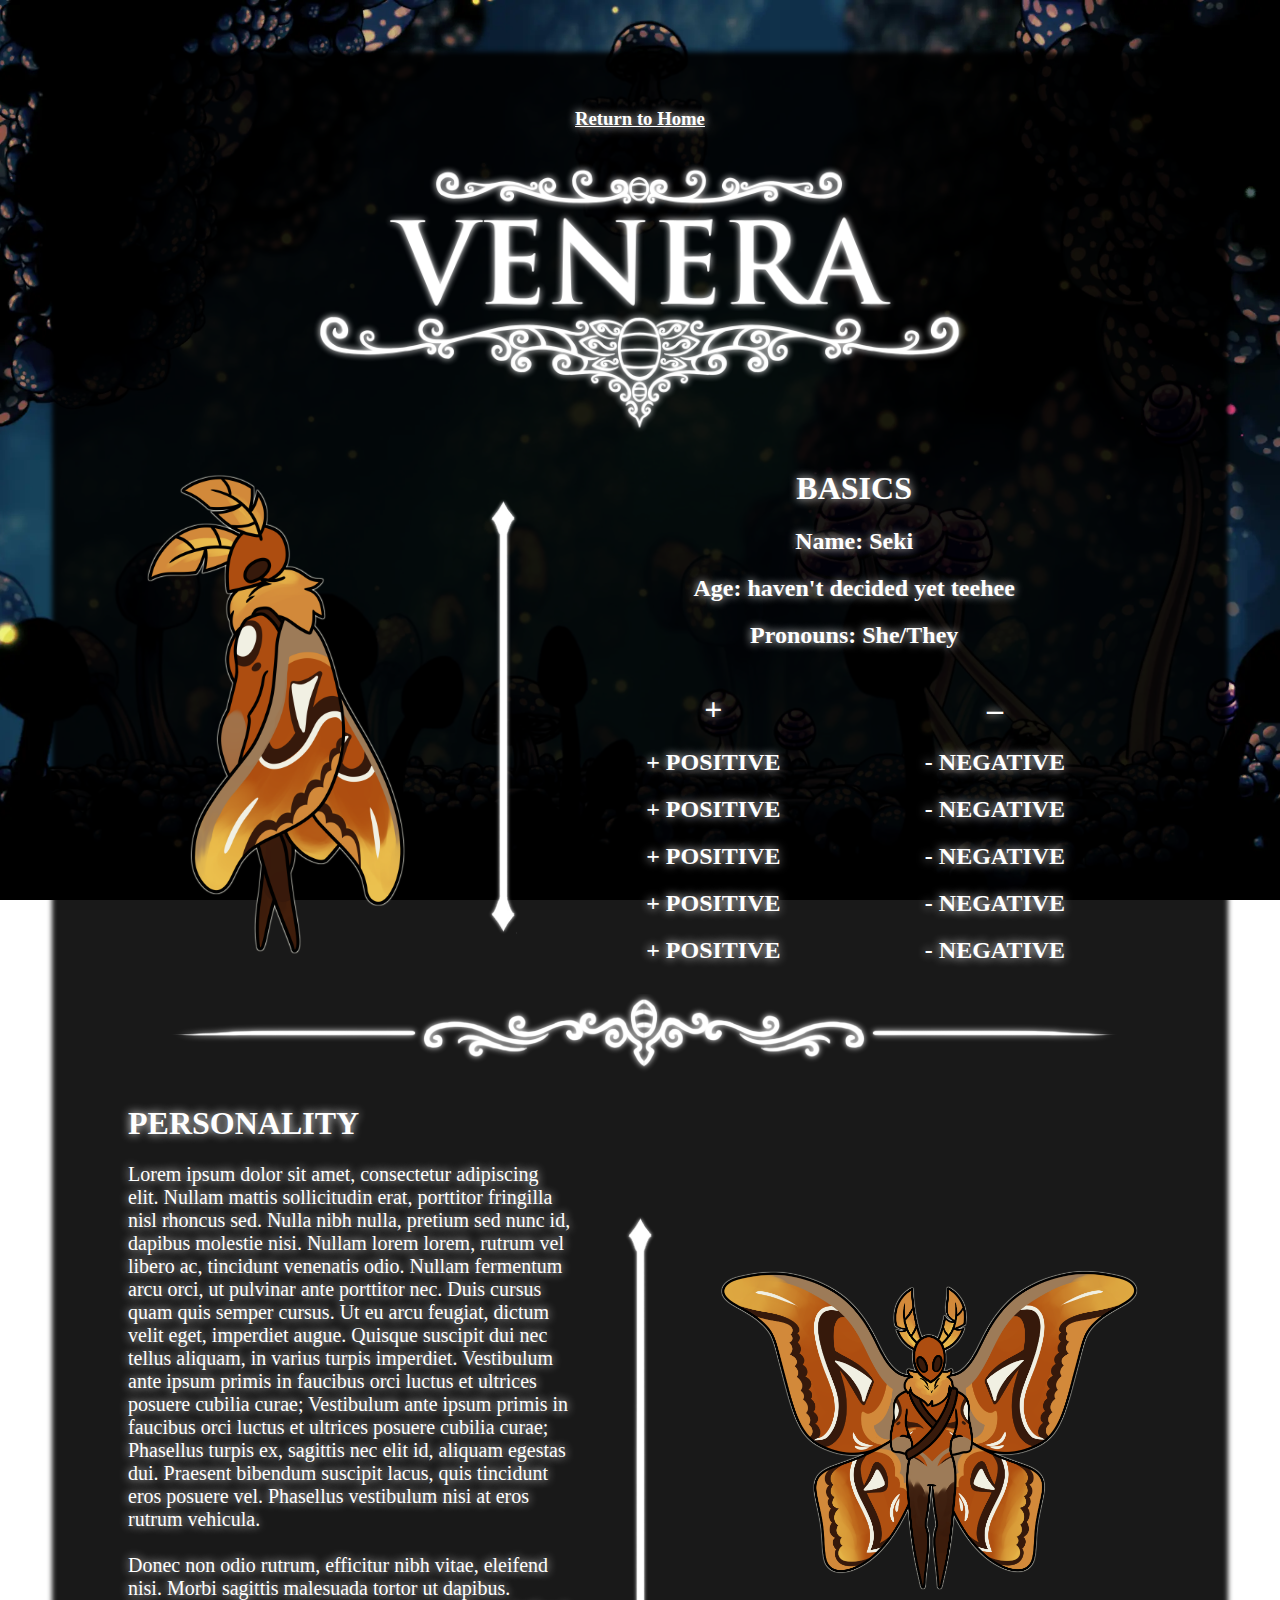
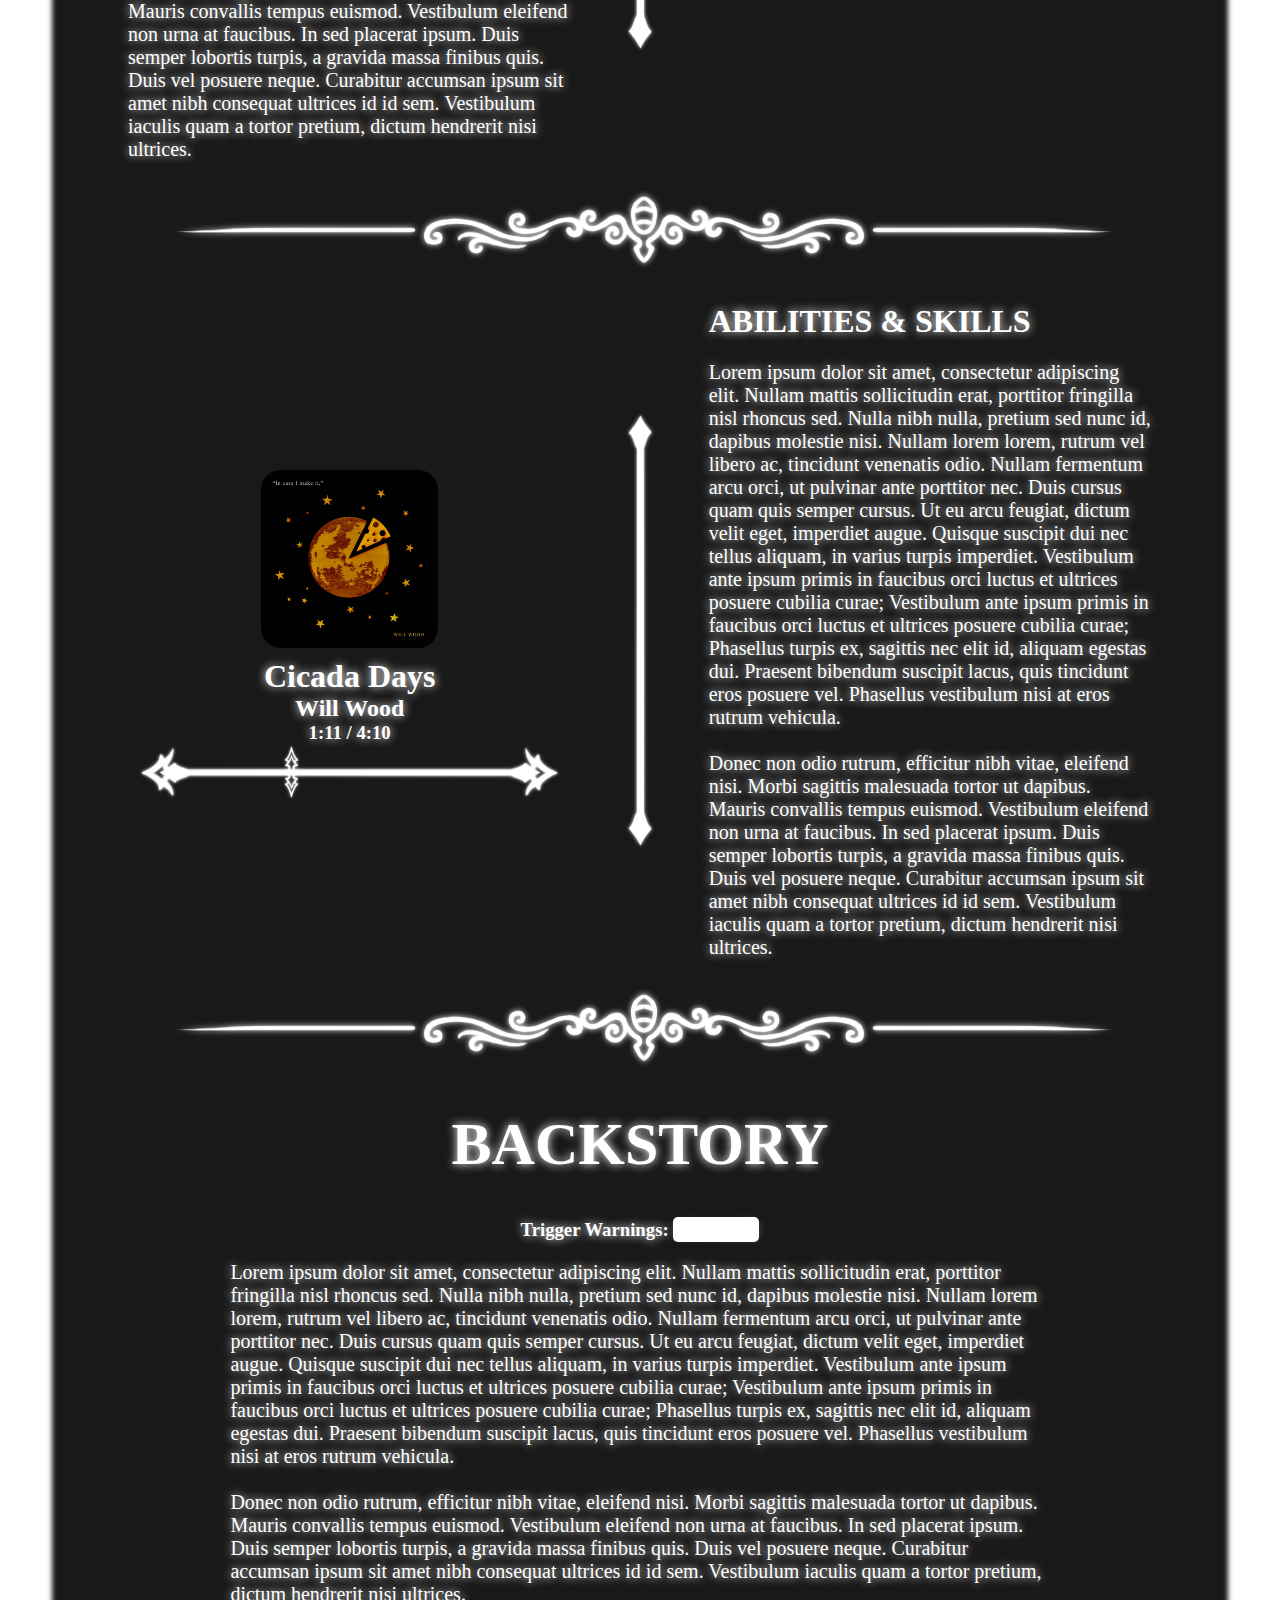
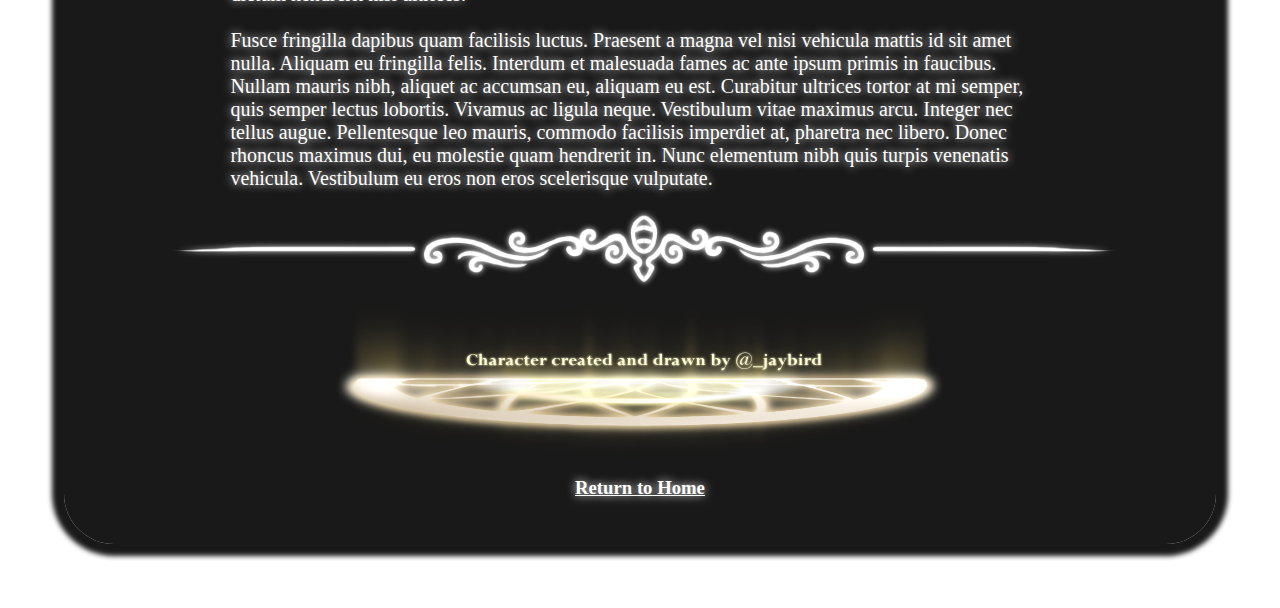
<file: seki/seki.html>
<!DOCTYPE html>
<html lang="en">
<head>
    <meta charset="UTF-8">
    <meta name="viewport" content="width=device-width, initial-scale=1.0">
    <title>Seki</title>
    <link href="style.css" rel="stylesheet">
</head>
<body>
    <div class="container">
        <div class="container2">
            <a href="../index.html" class="footer">
                <h3>Return to Home</h3>
            </a>
            <div class="title">
                <img src="../images/title.png" alt="Mrkos Titlecard" class="titleimg">
            </div>
            <!-- <div class="divider">
                <img src="./backboard.png" class="divimg">
            </div> -->

            <div class="basics">
                <img src="../images/venera1.png" alt="A drawing of Venera, an Atlas Moth." class="venimg1">
                <img src="../images/backboardvert.png" class="vertdiv">
                <div class="basicstxt">
                    <h1>BASICS</h1>
                    <h2>Name: Seki</h2>
                    <h2>Age: haven't decided yet teehee</h2>
                    <h2>Pronouns: She/They</h2>
                    <div class="traits">
                        <div class="post">
                            <h1>+</h1>
                            <h2>+ POSITIVE</h2>
                            <h2>+ POSITIVE</h2>
                            <h2>+ POSITIVE</h2>
                            <h2>+ POSITIVE</h2>
                            <h2>+ POSITIVE</h2>
                        </div>
                        <div class="negt">
                            <h1>–</h1>
                            <h2>- NEGATIVE</h2>
                            <h2>- NEGATIVE</h2>
                            <h2>- NEGATIVE</h2>
                            <h2>- NEGATIVE</h2>
                            <h2>- NEGATIVE</h2>
                        </div>
                    </div>
                </div>
            </div>

            <img class="divider" src="../images/fleur.png">

            <div class="personality">
                <div class="perstxt">
                    <h1>PERSONALITY</h1>
                    <p>
                        Lorem ipsum dolor sit amet, consectetur adipiscing elit. Nullam mattis sollicitudin erat, porttitor fringilla nisl rhoncus sed. Nulla nibh nulla, pretium sed nunc id, dapibus molestie nisi. Nullam lorem lorem, rutrum vel libero ac, tincidunt venenatis odio. Nullam fermentum arcu orci, ut pulvinar ante porttitor nec. Duis cursus quam quis semper cursus. Ut eu arcu feugiat, dictum velit eget, imperdiet augue. Quisque suscipit dui nec tellus aliquam, in varius turpis imperdiet. Vestibulum ante ipsum primis in faucibus orci luctus et ultrices posuere cubilia curae; Vestibulum ante ipsum primis in faucibus orci luctus et ultrices posuere cubilia curae; Phasellus turpis ex, sagittis nec elit id, aliquam egestas dui. Praesent bibendum suscipit lacus, quis tincidunt eros posuere vel. Phasellus vestibulum nisi at eros rutrum vehicula.
                        
                            <br><br>
                        
                        Donec non odio rutrum, efficitur nibh vitae, eleifend nisi. Morbi sagittis malesuada tortor ut dapibus. Mauris convallis tempus euismod. Vestibulum eleifend non urna at faucibus. In sed placerat ipsum. Duis semper lobortis turpis, a gravida massa finibus quis. Duis vel posuere neque. Curabitur accumsan ipsum sit amet nibh consequat ultrices id id sem. Vestibulum iaculis quam a tortor pretium, dictum hendrerit nisi ultrices.
                    </p>
                </div>
                <img src="../images/backboardvert.png" class="vertdiv">
                
                <div class="persimg">
                    <img src="../images/venera2.png" class="venimg3">
                </div>
            </div>

            <img class="divider" src="../images/fleur.png">

            <div class="skills">
                <div class="music">
                    <img src="../images/album.jpg" class="album">
                    <h1 class="mtxt">Cicada Days</h1>
                    <h2 class="mtxt">Will Wood</h2>
                    <h3 class="mtxt">1:11 / 4:10</h3>
                    <div class="player">
                        <img src="../images/musicplayer.png" class="mp">
                    </div>
                </div>

                <img src="../images/backboardvert.png" class="vertdiv">

                <div class="skillstxt">
                    <h1>ABILITIES & SKILLS</h1>
                    <p>
                        Lorem ipsum dolor sit amet, consectetur adipiscing elit. Nullam mattis sollicitudin erat, porttitor fringilla nisl rhoncus sed. Nulla nibh nulla, pretium sed nunc id, dapibus molestie nisi. Nullam lorem lorem, rutrum vel libero ac, tincidunt venenatis odio. Nullam fermentum arcu orci, ut pulvinar ante porttitor nec. Duis cursus quam quis semper cursus. Ut eu arcu feugiat, dictum velit eget, imperdiet augue. Quisque suscipit dui nec tellus aliquam, in varius turpis imperdiet. Vestibulum ante ipsum primis in faucibus orci luctus et ultrices posuere cubilia curae; Vestibulum ante ipsum primis in faucibus orci luctus et ultrices posuere cubilia curae; Phasellus turpis ex, sagittis nec elit id, aliquam egestas dui. Praesent bibendum suscipit lacus, quis tincidunt eros posuere vel. Phasellus vestibulum nisi at eros rutrum vehicula.

                            <br><br>

                        Donec non odio rutrum, efficitur nibh vitae, eleifend nisi. Morbi sagittis malesuada tortor ut dapibus. Mauris convallis tempus euismod. Vestibulum eleifend non urna at faucibus. In sed placerat ipsum. Duis semper lobortis turpis, a gravida massa finibus quis. Duis vel posuere neque. Curabitur accumsan ipsum sit amet nibh consequat ultrices id id sem. Vestibulum iaculis quam a tortor pretium, dictum hendrerit nisi ultrices.
                    </p>
                </div>
            </div>

            <img class="divider" src="../images/fleur.png">

            <div class="backstory">
                <h1 class="bstitle">BACKSTORY</h1>
                <h3 style="text-align:center;">Trigger Warnings: <span class="spoiler">SPOILER</span></h3>
                <p>
                    Lorem ipsum dolor sit amet, consectetur adipiscing elit. Nullam mattis sollicitudin erat, porttitor fringilla nisl rhoncus sed. Nulla nibh nulla, pretium sed nunc id, dapibus molestie nisi. Nullam lorem lorem, rutrum vel libero ac, tincidunt venenatis odio. Nullam fermentum arcu orci, ut pulvinar ante porttitor nec. Duis cursus quam quis semper cursus. Ut eu arcu feugiat, dictum velit eget, imperdiet augue. Quisque suscipit dui nec tellus aliquam, in varius turpis imperdiet. Vestibulum ante ipsum primis in faucibus orci luctus et ultrices posuere cubilia curae; Vestibulum ante ipsum primis in faucibus orci luctus et ultrices posuere cubilia curae; Phasellus turpis ex, sagittis nec elit id, aliquam egestas dui. Praesent bibendum suscipit lacus, quis tincidunt eros posuere vel. Phasellus vestibulum nisi at eros rutrum vehicula.

                        <br><br>

                    Donec non odio rutrum, efficitur nibh vitae, eleifend nisi. Morbi sagittis malesuada tortor ut dapibus. Mauris convallis tempus euismod. Vestibulum eleifend non urna at faucibus. In sed placerat ipsum. Duis semper lobortis turpis, a gravida massa finibus quis. Duis vel posuere neque. Curabitur accumsan ipsum sit amet nibh consequat ultrices id id sem. Vestibulum iaculis quam a tortor pretium, dictum hendrerit nisi ultrices.

                        <br><br>

                    Fusce fringilla dapibus quam facilisis luctus. Praesent a magna vel nisi vehicula mattis id sit amet nulla. Aliquam eu fringilla felis. Interdum et malesuada fames ac ante ipsum primis in faucibus. Nullam mauris nibh, aliquet ac accumsan eu, aliquam eu est. Curabitur ultrices tortor at mi semper, quis semper lectus lobortis. Vivamus ac ligula neque. Vestibulum vitae maximus arcu. Integer nec tellus augue. Pellentesque leo mauris, commodo facilisis imperdiet at, pharetra nec libero. Donec rhoncus maximus dui, eu molestie quam hendrerit in. Nunc elementum nibh quis turpis venenatis vehicula. Vestibulum eu eros non eros scelerisque vulputate. 
                </p>
            </div>

            <img class="divider" src="../images/fleur.png">

            <a href="../index.html" class="footer">
                <img src="../images/dreamcredits.png" class="credits">
                <h3>Return to Home</h3>
            </a>
        </div>
    </div>
</body>
</html>
</file>
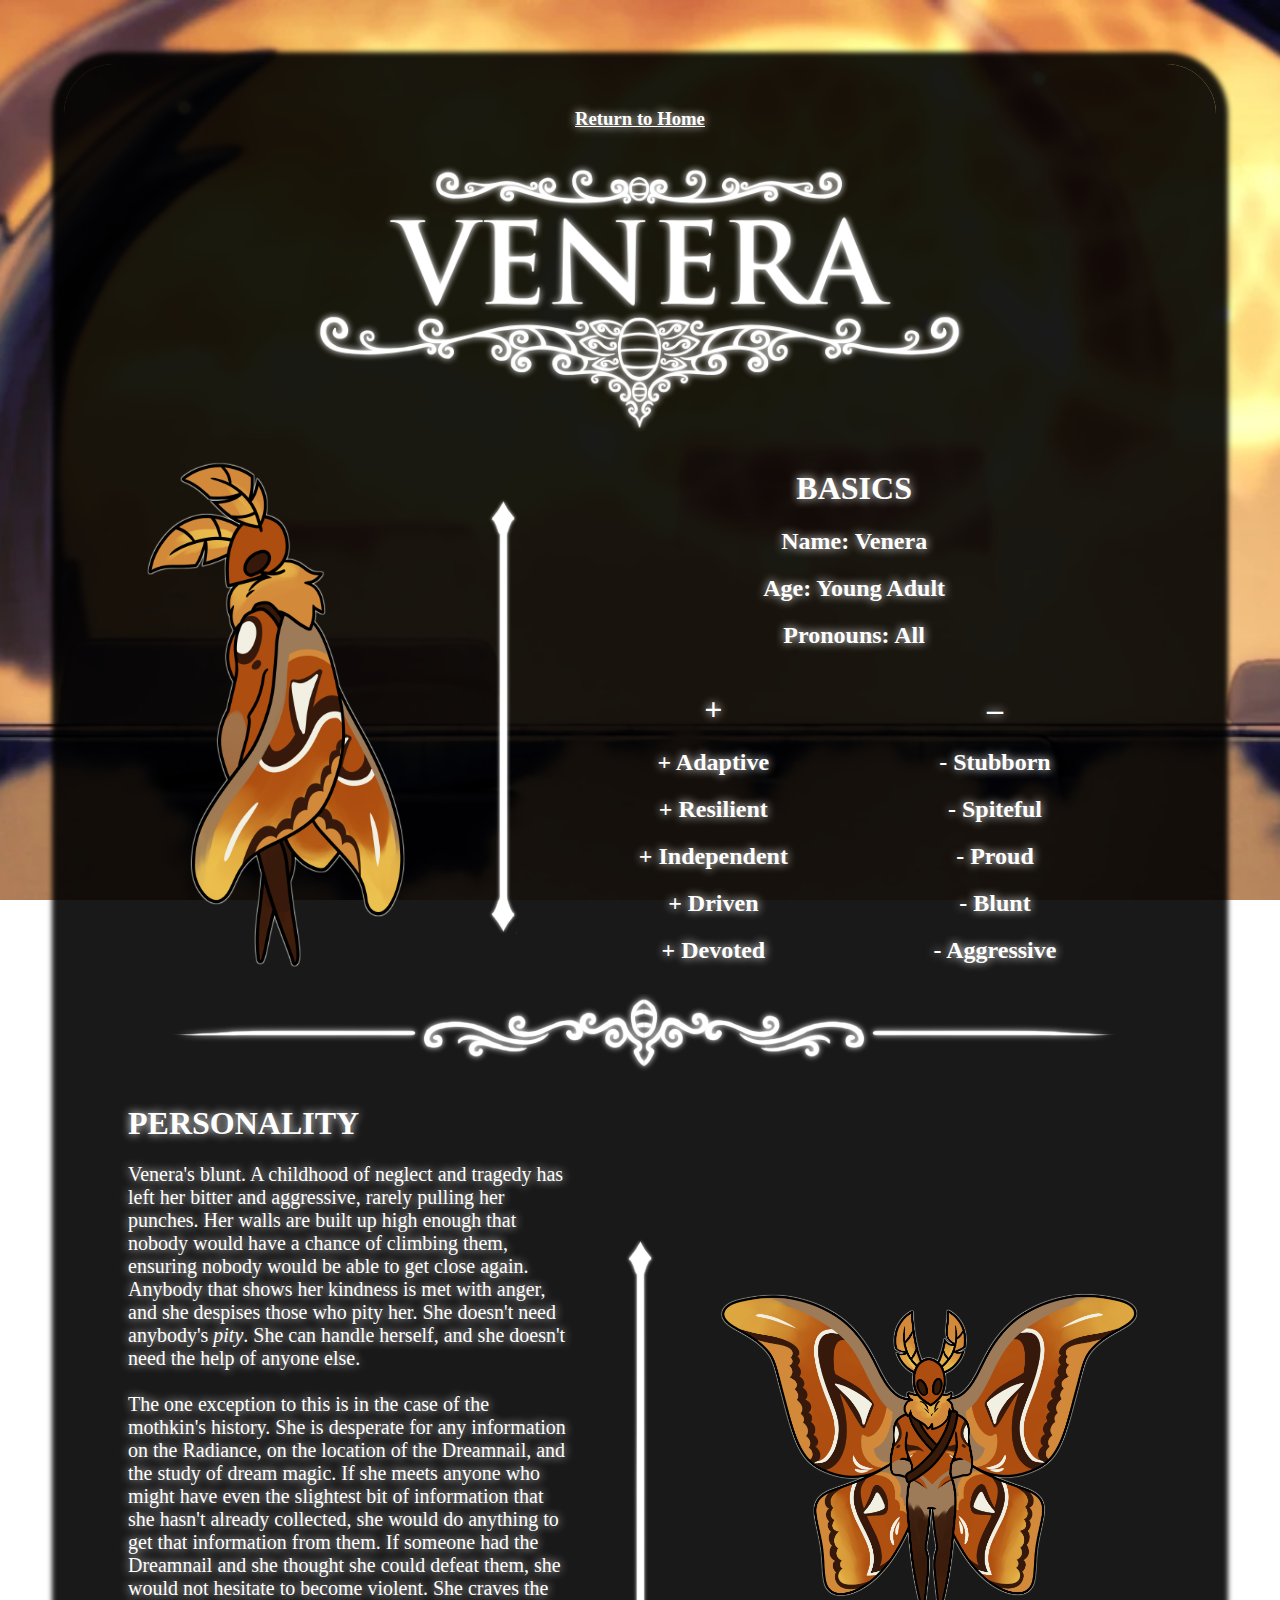
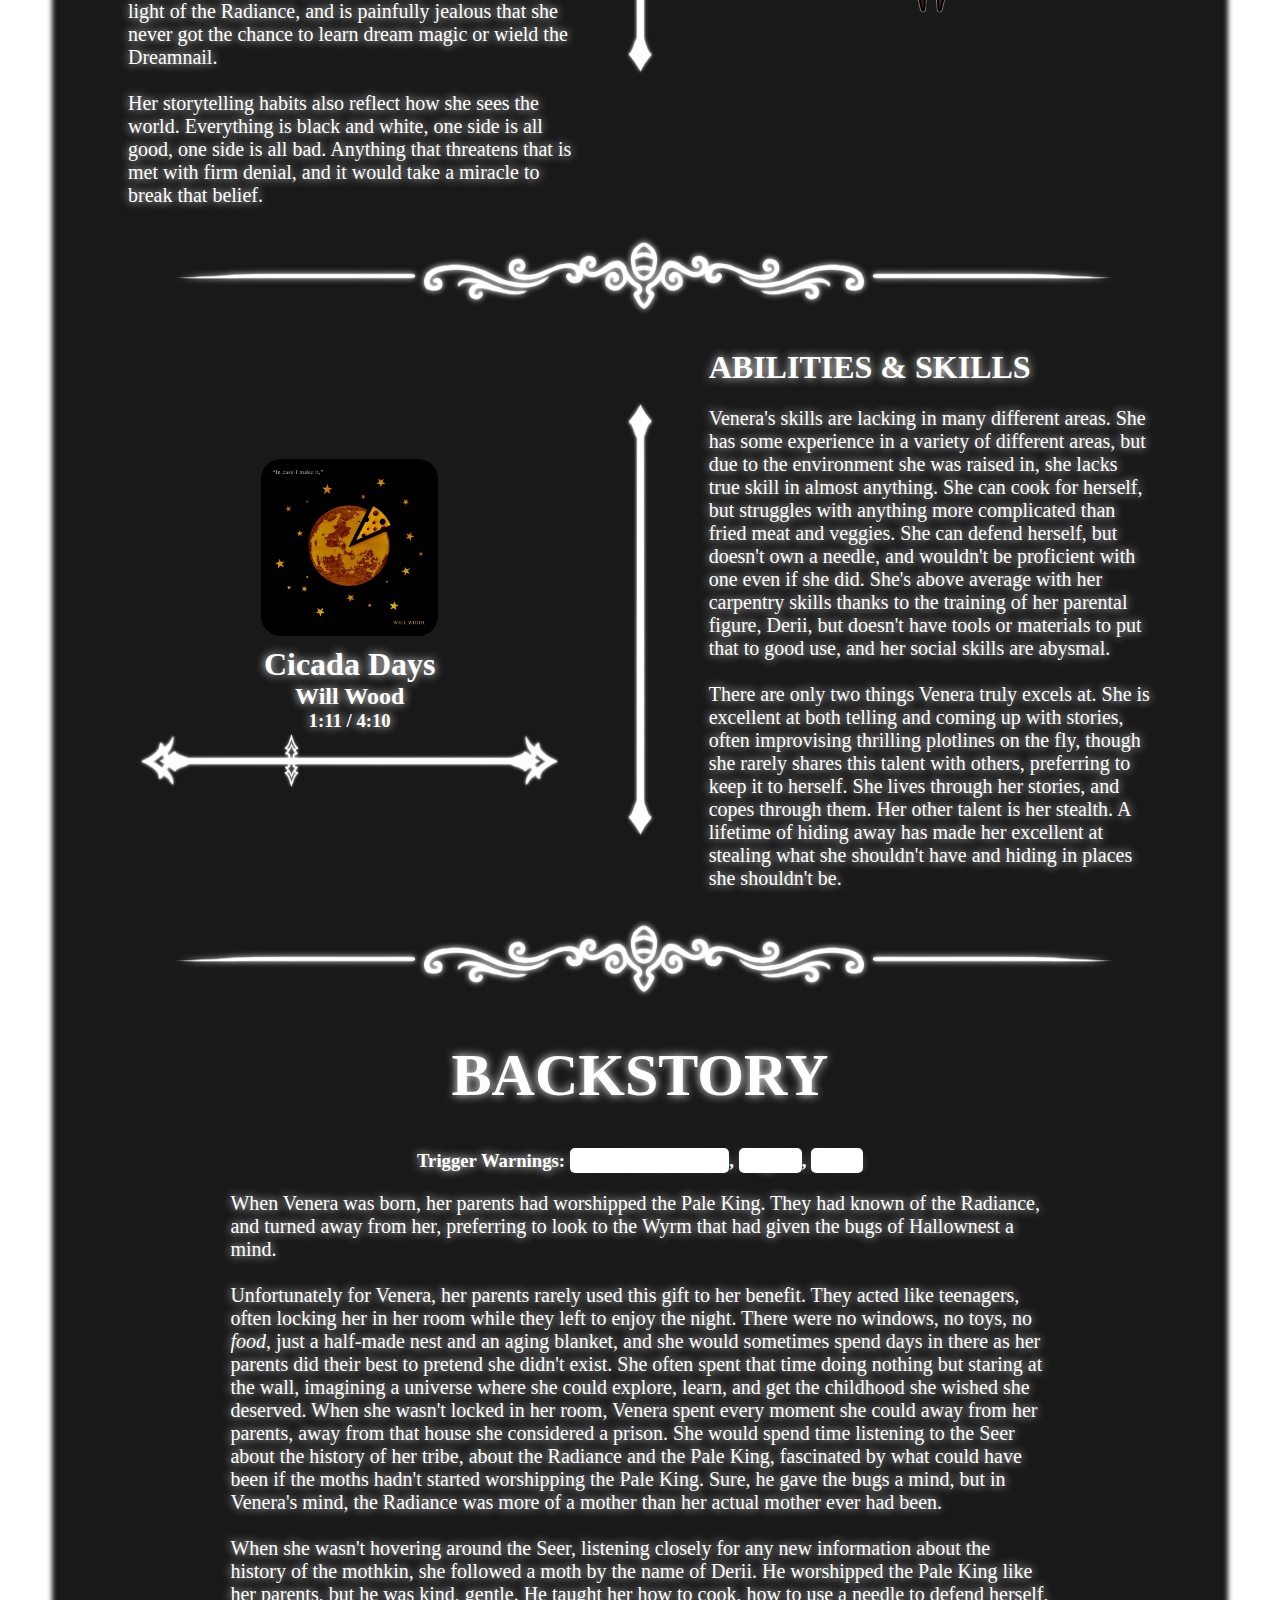
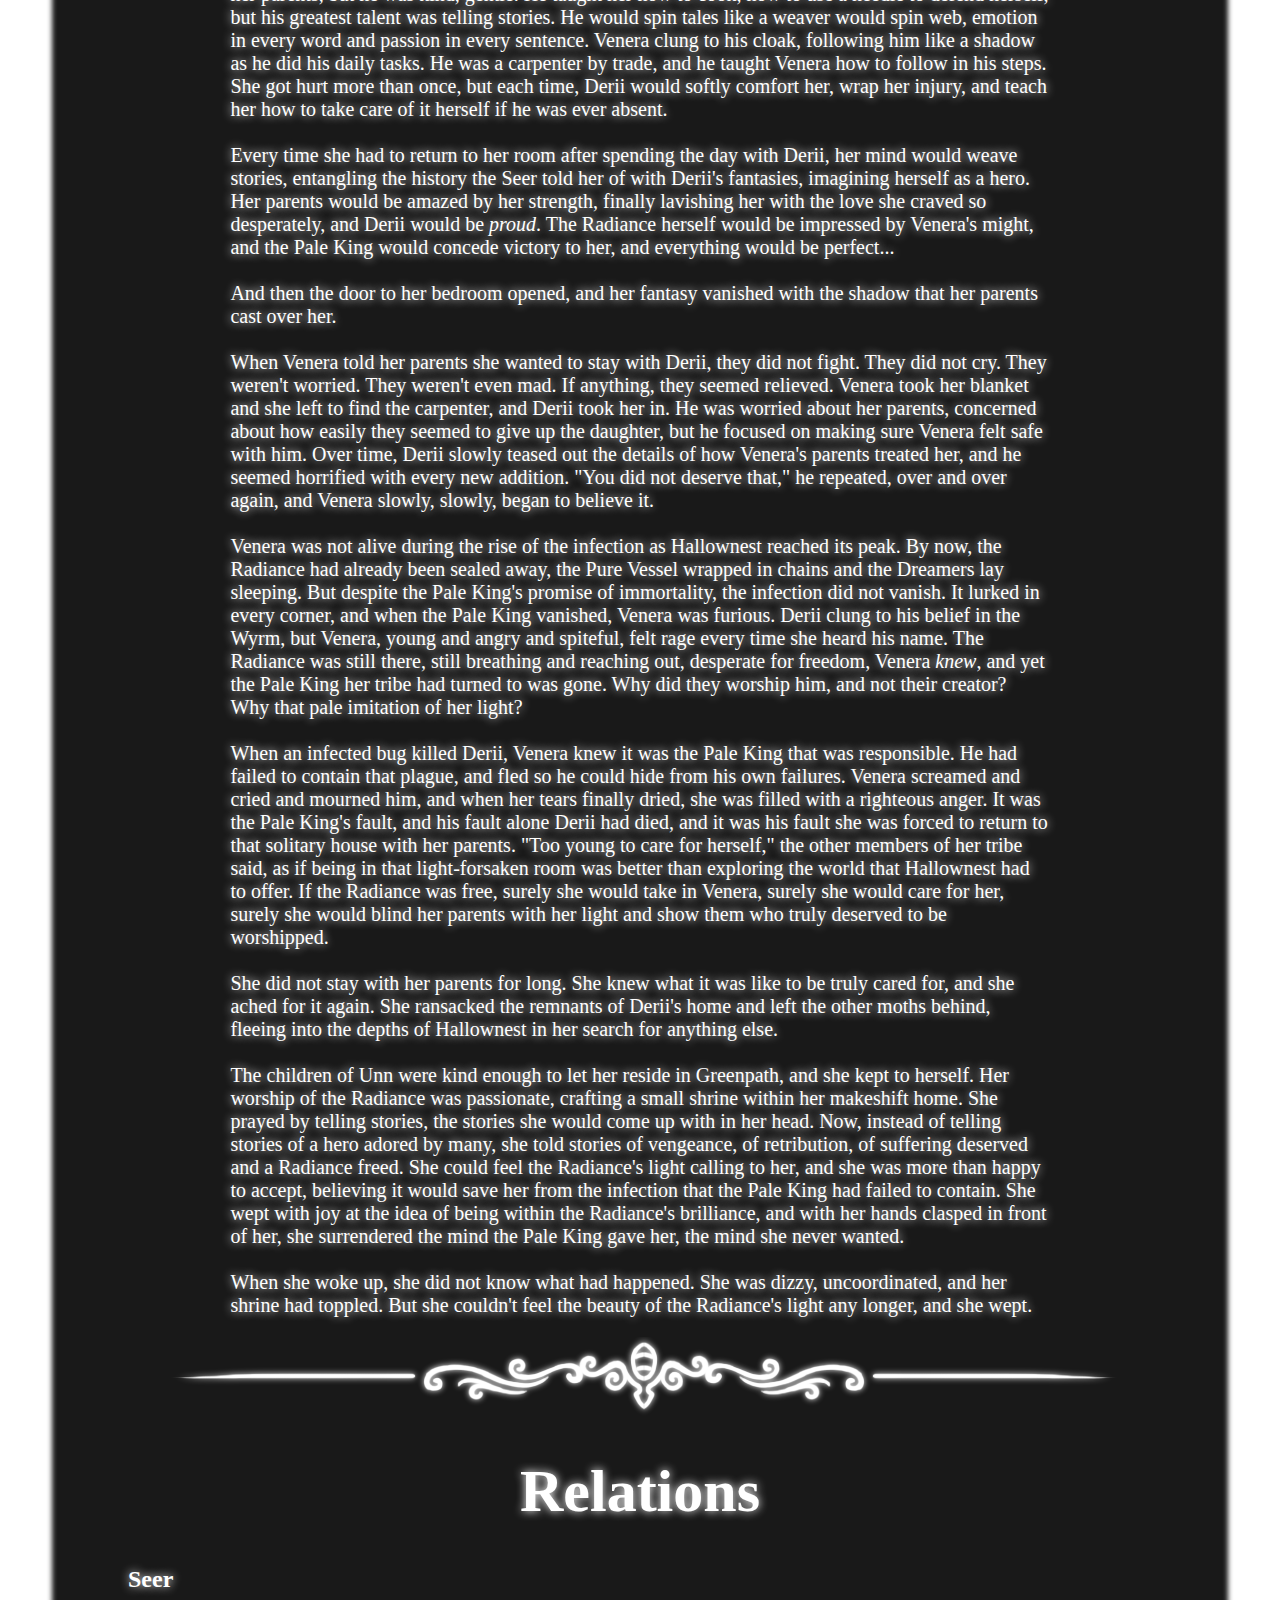
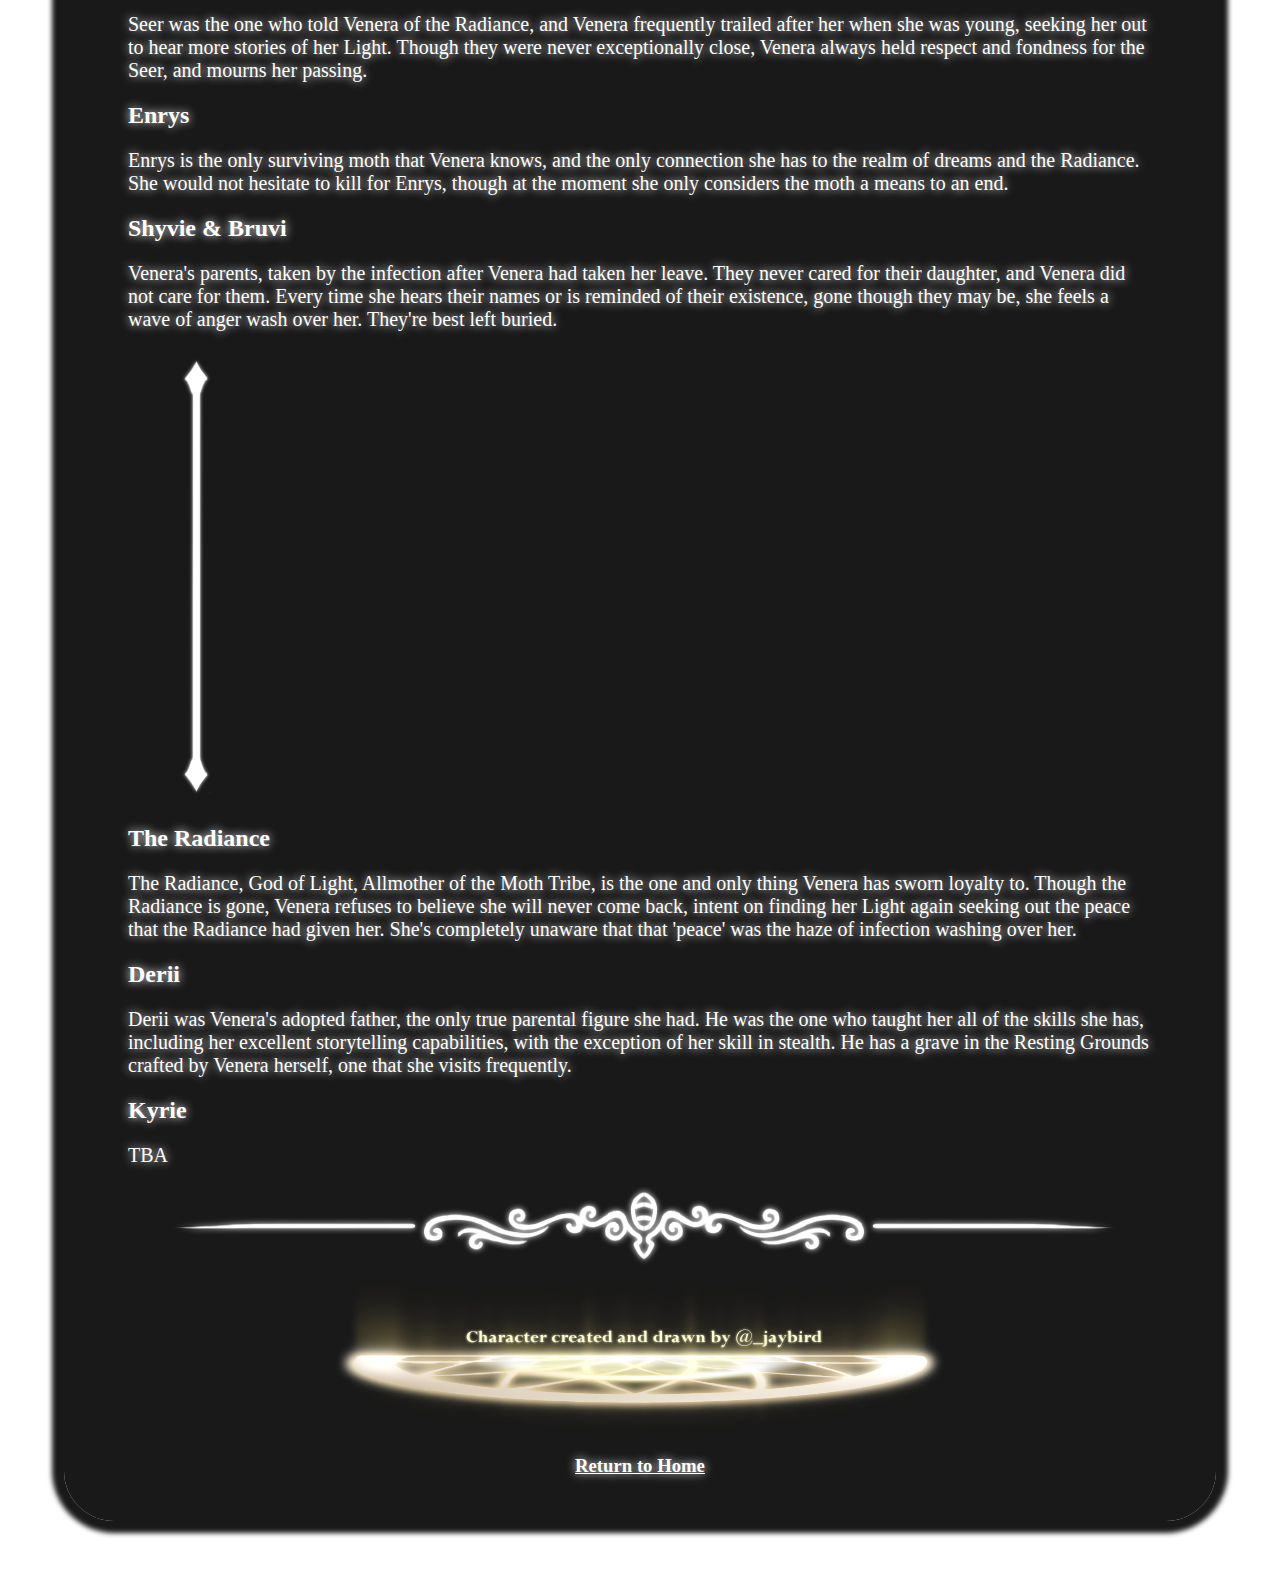
<file: venera/venera.html>
<!DOCTYPE html>
<html lang="en">
<head>
    <meta charset="UTF-8">
    <meta name="viewport" content="width=device-width, initial-scale=1.0">
    <title>Venera</title>
    <link href="style.css" rel="stylesheet">
</head>
<body>
    <div class="container">
        <div class="container2">
            <a href="../index.html" class="footer">
                <h3>Return to Home</h3>
            </a>
            <div class="title">
                <img src="../images/title.png" alt="Venera Titlecard" class="titleimg">
            </div>
            <!-- <div class="divider">
                <img src="./backboard.png" class="divimg">
            </div> -->

            <div class="basics">
                <img src="../images/venera1.png" alt="A drawing of Venera, an Atlas Moth." class="venimg1">
                <img src="../images/backboardvert.png" class="vertdiv">
                <div class="basicstxt">
                    <h1>BASICS</h1>
                    <h2>Name: Venera</h2>
                    <h2>Age: Young Adult</h2>
                    <h2>Pronouns: All</h2>
                    <div class="traits">
                        <div class="post">
                            <h1>+</h1>
                            <h2>+ Adaptive</h2>
                            <h2>+ Resilient</h2>
                            <h2>+ Independent</h2>
                            <h2>+ Driven</h2>
                            <h2>+ Devoted</h2>
                        </div>
                        <div class="negt">
                            <h1>–</h1>
                            <h2>- Stubborn</h2>
                            <h2>- Spiteful</h2>
                            <h2>- Proud</h2>
                            <h2>- Blunt</h2>
                            <h2>- Aggressive</h2>
                        </div>
                    </div>
                </div>
            </div>

            <img class="divider" src="../images/fleur.png">

            <div class="personality">
                <div class="perstxt">
                    <h1>PERSONALITY</h1>
                    <p>
                        Venera's blunt. A childhood of neglect and tragedy has left her bitter and aggressive, rarely pulling her punches. Her walls are built up high enough that nobody would have a chance of climbing them, ensuring nobody would be able to get close again. Anybody that shows her kindness is met with anger, and she despises those who pity her. She doesn't need anybody's <i>pity</i>. She can handle herself, and she doesn't need the help of anyone else.

                        <br><br>

                        The one exception to this is in the case of the mothkin's history. She is desperate for any information on the Radiance, on the location of the Dreamnail, and the study of dream magic. If she meets anyone who might have even the slightest bit of information that she hasn't already collected, she would do anything to get that information from them. If someone had the Dreamnail and she thought she could defeat them, she would not hesitate to become violent. She craves the light of the Radiance, and is painfully jealous that she never got the chance to learn dream magic or wield the Dreamnail.

                        <br><br>

                        Her storytelling habits also reflect how she sees the world. Everything is black and white, one side is all good, one side is all bad. Anything that threatens that is met with firm denial, and it would take a miracle to break that belief.
                    </p>
                </div>
                <img src="../images/backboardvert.png" class="vertdiv">
                
                <div class="persimg">
                    <img src="../images/venera2.png" class="venimg3">
                </div>
            </div>

            <img class="divider" src="../images/fleur.png">

            <div class="skills">
                <div class="music">
                    <img src="../images/album.jpg" class="album">
                    <h1 class="mtxt">Cicada Days</h1>
                    <h2 class="mtxt">Will Wood</h2>
                    <h3 class="mtxt">1:11 / 4:10</h3>
                    <div class="player">
                        <img src="../images/musicplayer.png" class="mp">
                    </div>
                </div>

                <img src="../images/backboardvert.png" class="vertdiv">

                <div class="skillstxt">
                    <h1>ABILITIES & SKILLS</h1>
                    <p>
                        Venera's skills are lacking in many different areas. She has some experience in a variety of different areas, but due to the environment she was raised in, she lacks true skill in almost anything. She can cook for herself, but struggles with anything more complicated than fried meat and veggies. She can defend herself, but doesn't own a needle, and wouldn't be proficient with one even if she did. She's above average with her carpentry skills thanks to the training of her parental figure, Derii, but doesn't have tools or materials to put that to good use, and her social skills are abysmal.

                        <br><br>

                        There are only two things Venera truly excels at. She is excellent at both telling and coming up with stories, often improvising thrilling plotlines on the fly, though she rarely shares this talent with others, preferring to keep it to herself. She lives through her stories, and copes through them. Her other talent is her stealth. A lifetime of hiding away has made her excellent at stealing what she shouldn't have and hiding in places she shouldn't be.
                    </p>
                </div>
            </div>

            <img class="divider" src="../images/fleur.png">

            <div class="backstory">
                <h1 class="bstitle">BACKSTORY</h1>
                <h3 style="text-align:center;">Trigger Warnings: <span class="spoiler">Severe Child Abuse</span>, <span class="spoiler">Neglect</span>, <span class="spoiler">Death</span></h3>
                <p>
                    When Venera was born, her parents had worshipped the Pale King. They had known of the Radiance, and turned away from her, preferring to look to the Wyrm that had given the bugs of Hallownest a mind. 

<br><br>

Unfortunately for Venera, her parents rarely used this gift to her benefit. They acted like teenagers, often locking her in her room while they left to enjoy the night. There were no windows, no toys, no <i>food</i>, just a half-made nest and an aging blanket, and she would sometimes spend days in there as her parents did their best to pretend she didn't exist. She often spent that time doing nothing but staring at the wall, imagining a universe where she could explore, learn, and get the childhood she wished she deserved. When she wasn't locked in her room, Venera spent every moment she could away from her parents, away from that house she considered a prison. She would spend time listening to the Seer about the history of her tribe, about the Radiance and the Pale King, fascinated by what could have been if the moths hadn't started worshipping the Pale King. Sure, he gave the bugs a mind, but in Venera's mind, the Radiance was more of a mother than her actual mother ever had been. 

<br><br>

When she wasn't hovering around the Seer, listening closely for any new information about the history of the mothkin, she followed a moth by the name of Derii. He worshipped the Pale King like her parents, but he was kind, gentle. He taught her how to cook, how to use a needle to defend herself, but his greatest talent was telling stories. He would spin tales like a weaver would spin web, emotion in every word and passion in every sentence. Venera clung to his cloak, following him like a shadow as he did his daily tasks. He was a carpenter by trade, and he taught Venera how to follow in his steps. She got hurt more than once, but each time, Derii would softly comfort her, wrap her injury, and teach her how to take care of it herself if he was ever absent. 

<br><br>

Every time she had to return to her room after spending the day with Derii, her mind would weave stories, entangling the history the Seer told her of with Derii's fantasies, imagining herself as a hero. Her parents would be amazed by her strength, finally lavishing her with the love she craved so desperately, and Derii would be <i>proud</i>. The Radiance herself would be impressed by Venera's might, and the Pale King would concede victory to her, and everything would be perfect... 

<br><br>

And then the door to her bedroom opened, and her fantasy vanished with the shadow that her parents cast over her.  

<br><br>

When Venera told her parents she wanted to stay with Derii, they did not fight. They did not cry. They weren't worried. They weren't even mad. If anything, they seemed relieved. Venera took her blanket and she left to find the carpenter, and Derii took her in. He was worried about her parents, concerned about how easily they seemed to give up the daughter, but he focused on making sure Venera felt safe with him. Over time, Derii slowly teased out the details of how Venera's parents treated her, and he seemed horrified with every new addition. "You did not deserve that," he repeated, over and over again, and Venera slowly, slowly, began to believe it. 

<br><br>

Venera was not alive during the rise of the infection as Hallownest reached its peak. By now, the Radiance had already been sealed away, the Pure Vessel wrapped in chains and the Dreamers lay sleeping. But despite the Pale King's promise of immortality, the infection did not vanish. It lurked in every corner, and when the Pale King vanished, Venera was furious. Derii clung to his belief in the Wyrm, but Venera, young and angry and spiteful, felt rage every time she heard his name. The Radiance was still there, still breathing and reaching out, desperate for freedom, Venera <i>knew</i>, and yet the Pale King her tribe had turned to was gone. Why did they worship him, and not their creator? Why that pale imitation of her light?  

<br><br>

When an infected bug killed Derii, Venera knew it was the Pale King that was responsible. He had failed to contain that plague, and fled so he could hide from his own failures. Venera screamed and cried and mourned him, and when her tears finally dried, she was filled with a righteous anger. It was the Pale King's fault, and his fault alone Derii had died, and it was his fault she was forced to return to that solitary house with her parents. "Too young to care for herself," the other members of her tribe said, as if being in that light-forsaken room was better than exploring the world that Hallownest had to offer. If the Radiance was free, surely she would take in Venera, surely she would care for her, surely she would blind her parents with her light and show them who truly deserved to be worshipped.  

<br><br>

She did not stay with her parents for long. She knew what it was like to be truly cared for, and she ached for it again. She ransacked the remnants of Derii's home and left the other moths behind, fleeing into the depths of Hallownest in her search for anything else.  

<br><br>

The children of Unn were kind enough to let her reside in Greenpath, and she kept to herself. Her worship of the Radiance was passionate, crafting a small shrine within her makeshift home. She prayed by telling stories, the stories she would come up with in her head. Now, instead of telling stories of a hero adored by many, she told stories of vengeance, of retribution, of suffering deserved and a Radiance freed. She could feel the Radiance's light calling to her, and she was more than happy to accept, believing it would save her from the infection that the Pale King had failed to contain. She wept with joy at the idea of being within the Radiance's brilliance, and with her hands clasped in front of her, she surrendered the mind the Pale King gave her, the mind she never wanted.  

<br><br>

When she woke up, she did not know what had happened. She was dizzy, uncoordinated, and her shrine had toppled. But she couldn't feel the beauty of the Radiance's light any longer, and she wept.
                </p>
            </div>

            <img class="divider" src="../images/fleur.png">

            <h1 class="bstitle">Relations</h1>
            <div class="rscontainer">
                <div class="rsleft">
                    <h2 class="rstitle">Seer</h2>
                    <p class="rstxt">Seer was the one who told Venera of the Radiance, and Venera frequently trailed after her when she was young, seeking her out to hear more stories of her Light. Though they were never exceptionally close, Venera always held respect and fondness for the Seer, and mourns her passing.</p>

                    <h2 class="rstitle">Enrys</h2>
                    <p class="rstxt">Enrys is the only surviving moth that Venera knows, and the only connection she has to the realm of dreams and the Radiance. She would not hesitate to kill for Enrys, though at the moment she only considers the moth a means to an end.</p>

                    <h2 class="rstitle">Shyvie & Bruvi</h2>
                    <p class="rstxt">Venera's parents, taken by the infection after Venera had taken her leave. They never cared for their daughter, and Venera did not care for them. Every time she hears their names or is reminded of their existence, gone though they may be, she feels a wave of anger wash over her. They're best left buried.</p>
                </div>

                <img src="../images/backboardvert.png" class="vertdiv">

                <div class="rsright">
                    <h2 class="rstitle">The Radiance</h2>
                    <p class="rstxt">The Radiance, God of Light, Allmother of the Moth Tribe, is the one and only thing Venera has sworn loyalty to. Though the Radiance is gone, Venera refuses to believe she will never come back, intent on finding her Light again seeking out the peace that the Radiance had given her. She's completely unaware that that 'peace' was the haze of infection washing over her.</p>

                    <h2 class="rstitle">Derii</h2>
                    <p class="rstxt">Derii was Venera's adopted father, the only true parental figure she had. He was the one who taught her all of the skills she has, including her excellent storytelling capabilities, with the exception of her skill in stealth. He has a grave in the Resting Grounds crafted by Venera herself, one that she visits frequently.</p>

                    <h2 class="rstitle">Kyrie</h2>
                    <p class="rstxt">TBA</p>
                </div>
            </div>

            <img class="divider" src="../images/fleur.png">

            <a href="../index.html" class="footer">
                <img src="../images/dreamcredits.png" class="credits">
                <h3>Return to Home</h3>
            </a>
        </div>
    </div>
</body>
</html>
</file>
<file: style.css>
body {
    background-image: url("./images/hkbg.webp");
    background-repeat: no-repeat;
    background-size: cover;
    background-attachment: fixed;
    background-position: center center;
    margin: 0;
    padding: 0;
    color: white;
    font-family: 'Perpetua';
    text-shadow: 0 0 10px white;
}

.container {
    background-color: rgba(0,0,0,0.9);
    margin: 5%;
    border-radius: 50px;
    box-shadow: 0 0 5px 12px rgba(0,0,0,0.9);
    padding: 2% 5%;
}

p {
    font-size: 20px;
}

a {
    color: white;
}
</file>
<file: mrkos/style.css>
body {
    background-image: url("../images/mrkosbg.webp");
    background-repeat: no-repeat;
    background-size: cover;
    background-attachment: fixed;
    background-position: center center;
    margin: 0;
    padding: 0;
    color: white;
    font-family: 'Perpetua';
    text-shadow: 0 0 10px white;
}

p {
    font-size: 20px;
}
    
.container2 {
    background-color: rgba(0,0,0,0.9);
    margin: 5%;
    border-radius: 50px;
    box-shadow: 0 0 5px 12px rgba(0,0,0,0.9);
    padding: 2% 5%;
}

.titleimg {
    width: 80%;
    margin: auto;
    display: block;
}

.divimg {
    display: block;
    margin: auto;
}

.basics {
    display: flex;
    flex-direction: row;
}

.venimg1 {
    width: 30%;
    border-radius: 10px;
    object-fit: contain;
}

.vertdiv {
    height: 60%;
    margin: auto 5%;
}

.basicstxt {
    margin: auto 0;
    text-align: center;
    width: 55%;
}

.traits {
    display: flex;
    flex-direction: row;
    width: 100%;
    text-align: center;
}

.post, .negt {
    width: 50%;
    text-align: center;
}

.personality, .skills {
    display: flex;
    flex-direction: row;
}

.perstxt, .skillstxt {
    width: 50%;
}

.persimg {
    width: 50%;
    align-content: center;
}

.venimg3 {
    width: 100%;
    border-radius: 20px;
}

.divider {
    margin: 10px auto;
    display: block;
}

.bstitle {
    text-align: center;
    font-size: 60px;
}

.venimg2 {
    width: 80%;
    border-radius: 50px;
    display: block;
    margin: 10px auto;
}

.credits {
    display: block;
    margin: 10px auto;
}

.music {
    display: flex;
    flex-direction: column;
    width: 50%;
    justify-content: center;
    text-align: center;
}

.player {
    display: flex;
    flex-direction: row;
}

.mp {
    display: block;
    margin: 0 auto;
    width: 100%;
}

.mtxt {
    margin: 0;
}

.album {
    width: 40%;
    border-radius: 20px;
    margin: 10px auto;
}

/*.spoiler {
    background-color: white;
    border-radius: 5px;
}

.spoiler:hover {
    background-color: rgba(0,0,0,0.0);
}*/

.spoiler { 
    -moz-transition: all .2s ease-in;
    -o-transition: all .2s ease-in;
    -webkit-transition: all .2s ease-in;
    transition: all .2s ease-in;
    background: white; 
    border-radius: 5px;
    padding: 2px;
}

.spoiler:hover { 
    background: rgba(0,0,0,0.0);
}

.backstory {
    width: 80%;
    margin: 0 auto;
}

a, .footer {
    color: white;
    text-align: center;
    font-style: underline;
}

.rscontainer {
    display: flex;
    flex-direction: row;
}

.rsleft, .rsright {
    display: flex;
    flex-direction: column;
    width: 45%;
    align-items: center;
    text-align: center;
    padding: 2%;
    justify-content: center;
}

.rstxt {
    margin: 0;
    padding: 0;
}

.rstitle {
    margin: 20px 0 0 0;
    padding: 0;
}
</file>
<file: seki/style.css>
body {
    background-image: url("../images/sekibg.webp");
    background-repeat: no-repeat;
    background-size: cover;
    background-attachment: fixed;
    background-position: center center;
    margin: 0;
    padding: 0;
    color: white;
    font-family: 'Perpetua';
    text-shadow: 0 0 10px white;
}

p {
    font-size: 20px;
}
    
.container2 {
    background-color: rgba(0,0,0,0.9);
    margin: 5%;
    border-radius: 50px;
    box-shadow: 0 0 5px 12px rgba(0,0,0,0.9);
    padding: 2% 5%;
}

.titleimg {
    width: 80%;
    margin: auto;
    display: block;
}

.divimg {
    display: block;
    margin: auto;
}

.basics {
    display: flex;
    flex-direction: row;
}

.venimg1 {
    width: 30%;
    border-radius: 10px;
    object-fit: contain;
}

.vertdiv {
    height: 60%;
    margin: auto 5%;
}

.basicstxt {
    margin: auto 0;
    text-align: center;
    width: 55%;
}

.traits {
    display: flex;
    flex-direction: row;
    width: 100%;
    text-align: center;
}

.post, .negt {
    width: 50%;
    text-align: center;
}

.personality, .skills {
    display: flex;
    flex-direction: row;
}

.perstxt, .skillstxt {
    width: 50%;
}

.persimg {
    width: 50%;
    align-content: center;
}

.venimg3 {
    width: 100%;
    border-radius: 20px;
}

.divider {
    margin: 10px auto;
    display: block;
}

.bstitle {
    text-align: center;
    font-size: 60px;
}

.venimg2 {
    width: 80%;
    border-radius: 50px;
    display: block;
    margin: 10px auto;
}

.credits {
    display: block;
    margin: 10px auto;
}

.music {
    display: flex;
    flex-direction: column;
    width: 50%;
    justify-content: center;
    text-align: center;
}

.player {
    display: flex;
    flex-direction: row;
}

.mp {
    display: block;
    margin: 0 auto;
    width: 100%;
}

.mtxt {
    margin: 0;
}

.album {
    width: 40%;
    border-radius: 20px;
    margin: 10px auto;
}

/*.spoiler {
    background-color: white;
    border-radius: 5px;
}

.spoiler:hover {
    background-color: rgba(0,0,0,0.0);
}*/

.spoiler { 
    -moz-transition: all .2s ease-in;
    -o-transition: all .2s ease-in;
    -webkit-transition: all .2s ease-in;
    transition: all .2s ease-in;
    background: white; 
    border-radius: 5px;
    padding: 2px;
}

.spoiler:hover { 
    background: rgba(0,0,0,0.0);
}

.backstory {
    width: 80%;
    margin: 0 auto;
}

a, .footer {
    color: white;
    text-align: center;
    font-style: underline;
}

.rscontainer {
    display: flex;
    flex-direction: row;
}

.rsleft, .rsright {
    display: flex;
    flex-direction: column;
    width: 45%;
    align-items: center;
    text-align: center;
    padding: 2%;
    justify-content: center;
}

.rstxt {
    margin: 0;
    padding: 0;
}

.rstitle {
    margin: 20px 0 0 0;
    padding: 0;
}
</file>
<file: venera/style.css>
body {
    background-image: url("../images/background.png");
    background-repeat: no-repeat;
    background-size: cover;
    background-attachment: fixed;
    background-position: center center;
    margin: 0;
    padding: 0;
    color: white;
    font-family: 'Perpetua';
    text-shadow: 0 0 10px white;
}

p {
    font-size: 20px;
}
    
.container2 {
    background-color: rgba(0,0,0,0.9);
    margin: 5%;
    border-radius: 50px;
    box-shadow: 0 0 5px 12px rgba(0,0,0,0.9);
    padding: 2% 5%;
}

.titleimg {
    width: 80%;
    margin: auto;
    display: block;
}

.divimg {
    display: block;
    margin: auto;
}

.basics {
    display: flex;
    flex-direction: row;
}

.venimg1 {
    width: 30%;
    border-radius: 10px;
}

.vertdiv {
    height: 60%;
    margin: auto 5%;
}

.basicstxt {
    margin: auto 0;
    text-align: center;
    width: 55%;
}

.traits {
    display: flex;
    flex-direction: row;
    width: 100%;
    text-align: center;
}

.post, .negt {
    width: 50%;
    text-align: center;
}

.personality, .skills {
    display: flex;
    flex-direction: row;
}

.perstxt, .skillstxt {
    width: 50%;
}

.persimg {
    width: 50%;
    align-content: center;
}

.venimg3 {
    width: 100%;
    border-radius: 20px;
}

.divider {
    margin: 10px auto;
    display: block;
}

.bstitle {
    text-align: center;
    font-size: 60px;
}

.venimg2 {
    width: 80%;
    border-radius: 50px;
    display: block;
    margin: 10px auto;
}

.credits {
    display: block;
    margin: 10px auto;
}

.music {
    display: flex;
    flex-direction: column;
    width: 50%;
    justify-content: center;
    text-align: center;
}

.player {
    display: flex;
    flex-direction: row;
}

.mp {
    display: block;
    margin: 0 auto;
    width: 100%;
}

.mtxt {
    margin: 0;
}

.album {
    width: 40%;
    border-radius: 20px;
    margin: 10px auto;
}

/*.spoiler {
    background-color: white;
    border-radius: 5px;
}

.spoiler:hover {
    background-color: rgba(0,0,0,0.0);
}*/

.spoiler { 
    -moz-transition: all .2s ease-in;
    -o-transition: all .2s ease-in;
    -webkit-transition: all .2s ease-in;
    transition: all .2s ease-in;
    background: white; 
    border-radius: 5px;
    padding: 2px;
}

.spoiler:hover { 
    background: rgba(0,0,0,0.0);
}

.backstory {
    width: 80%;
    margin: 0 auto;
}

a, .footer {
    color: white;
    text-align: center;
    font-style: underline;
}
</file>
